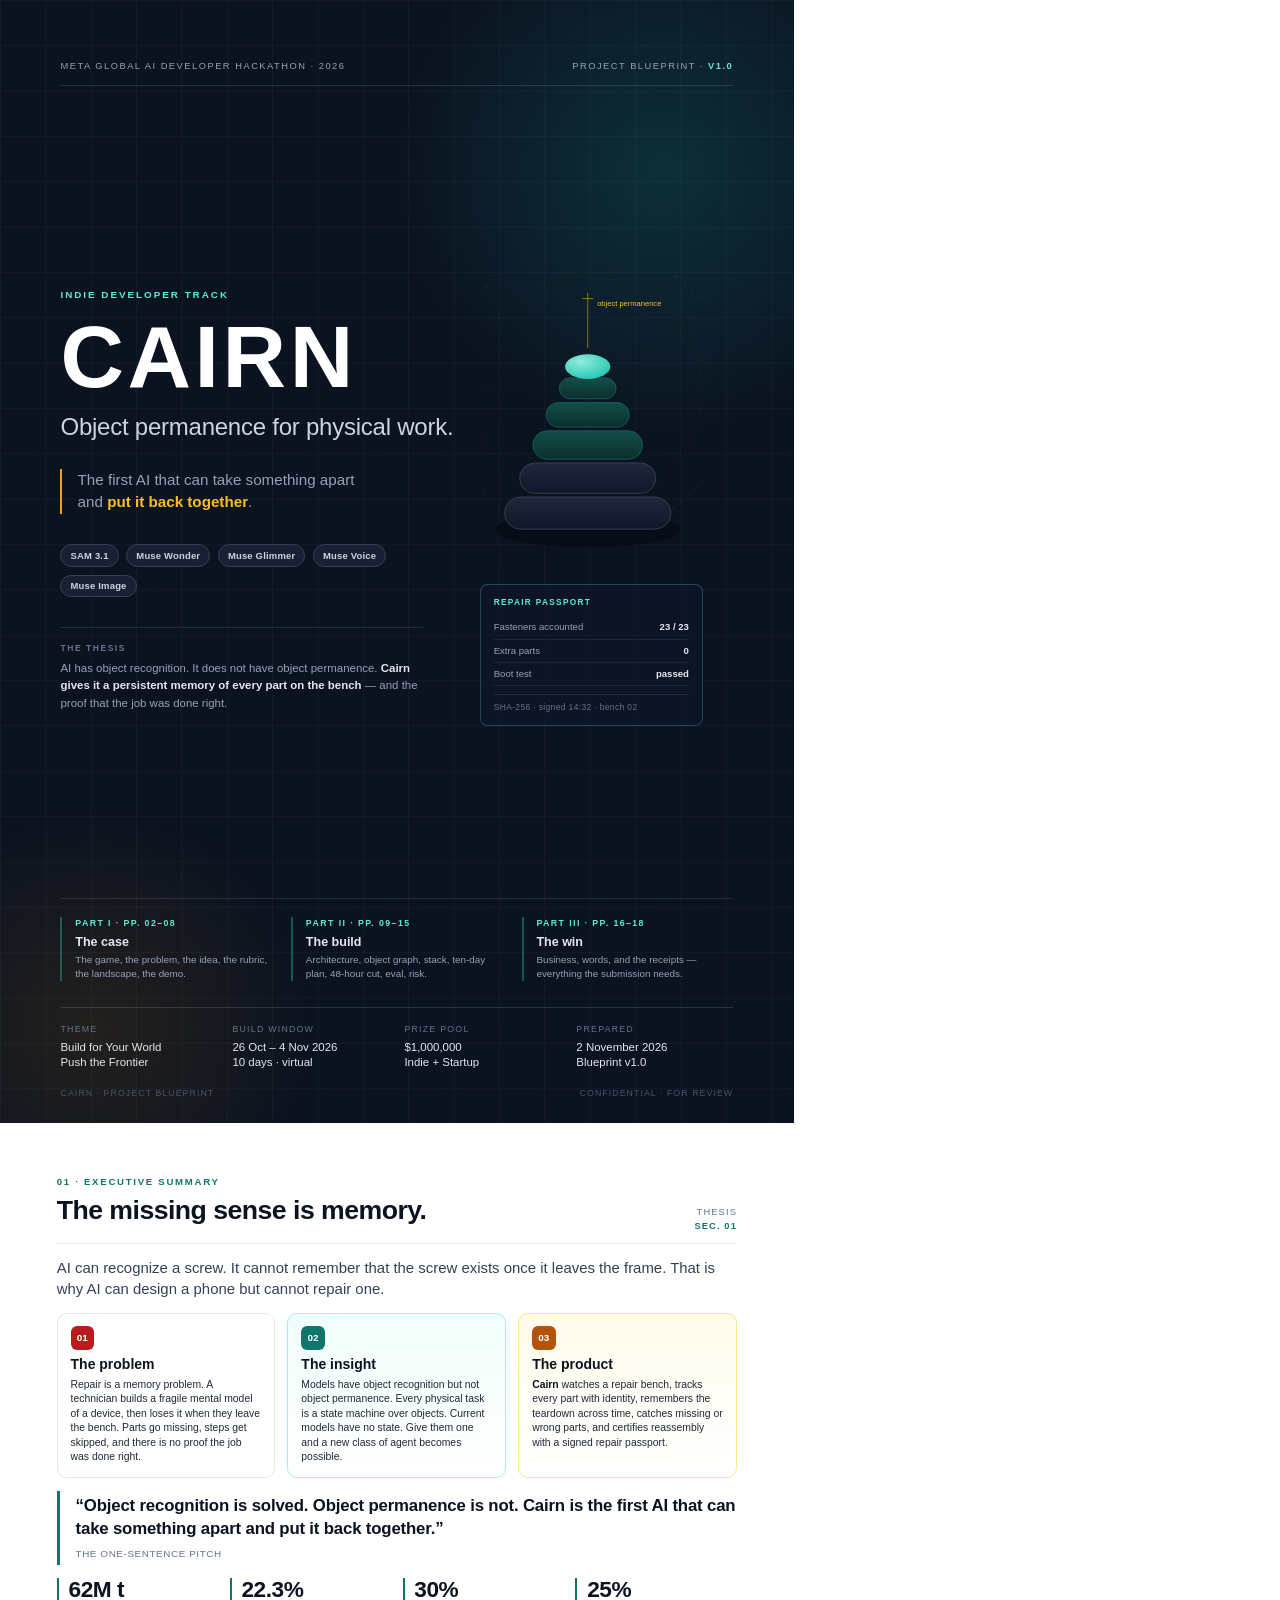
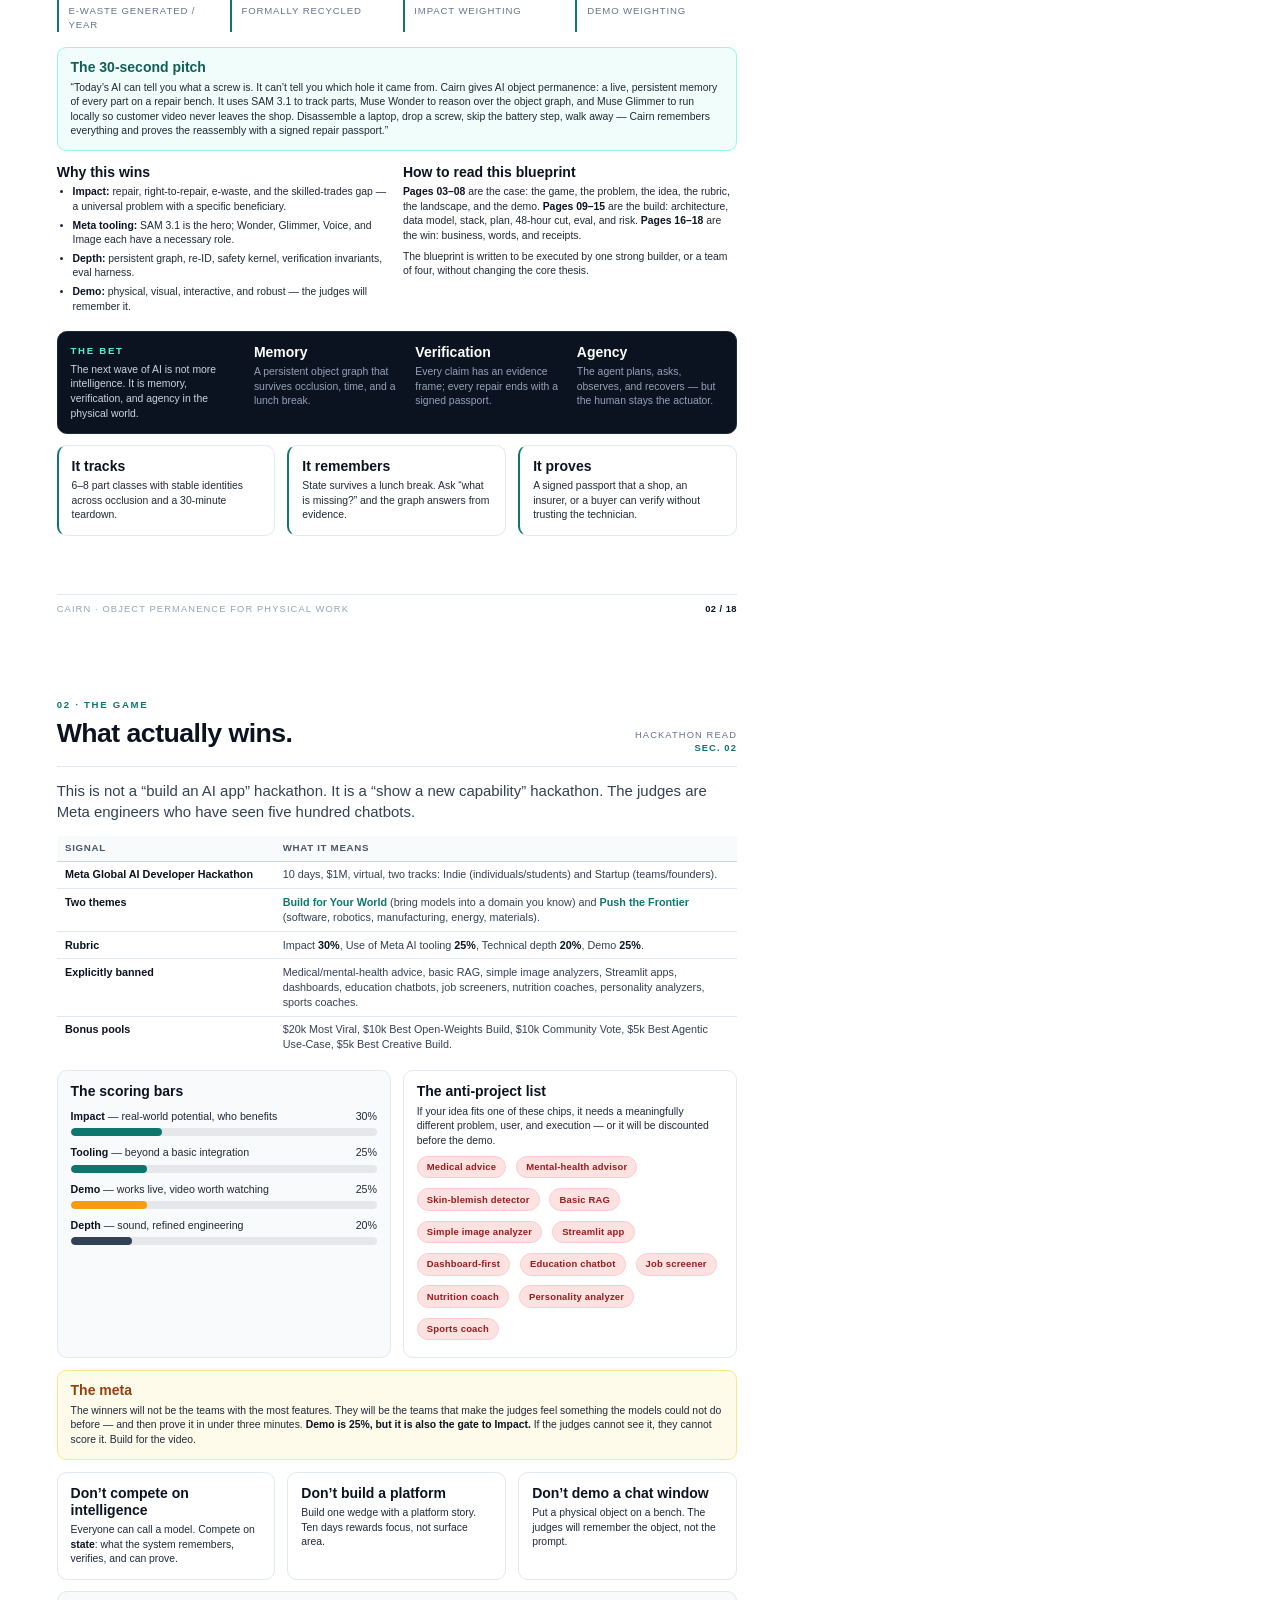
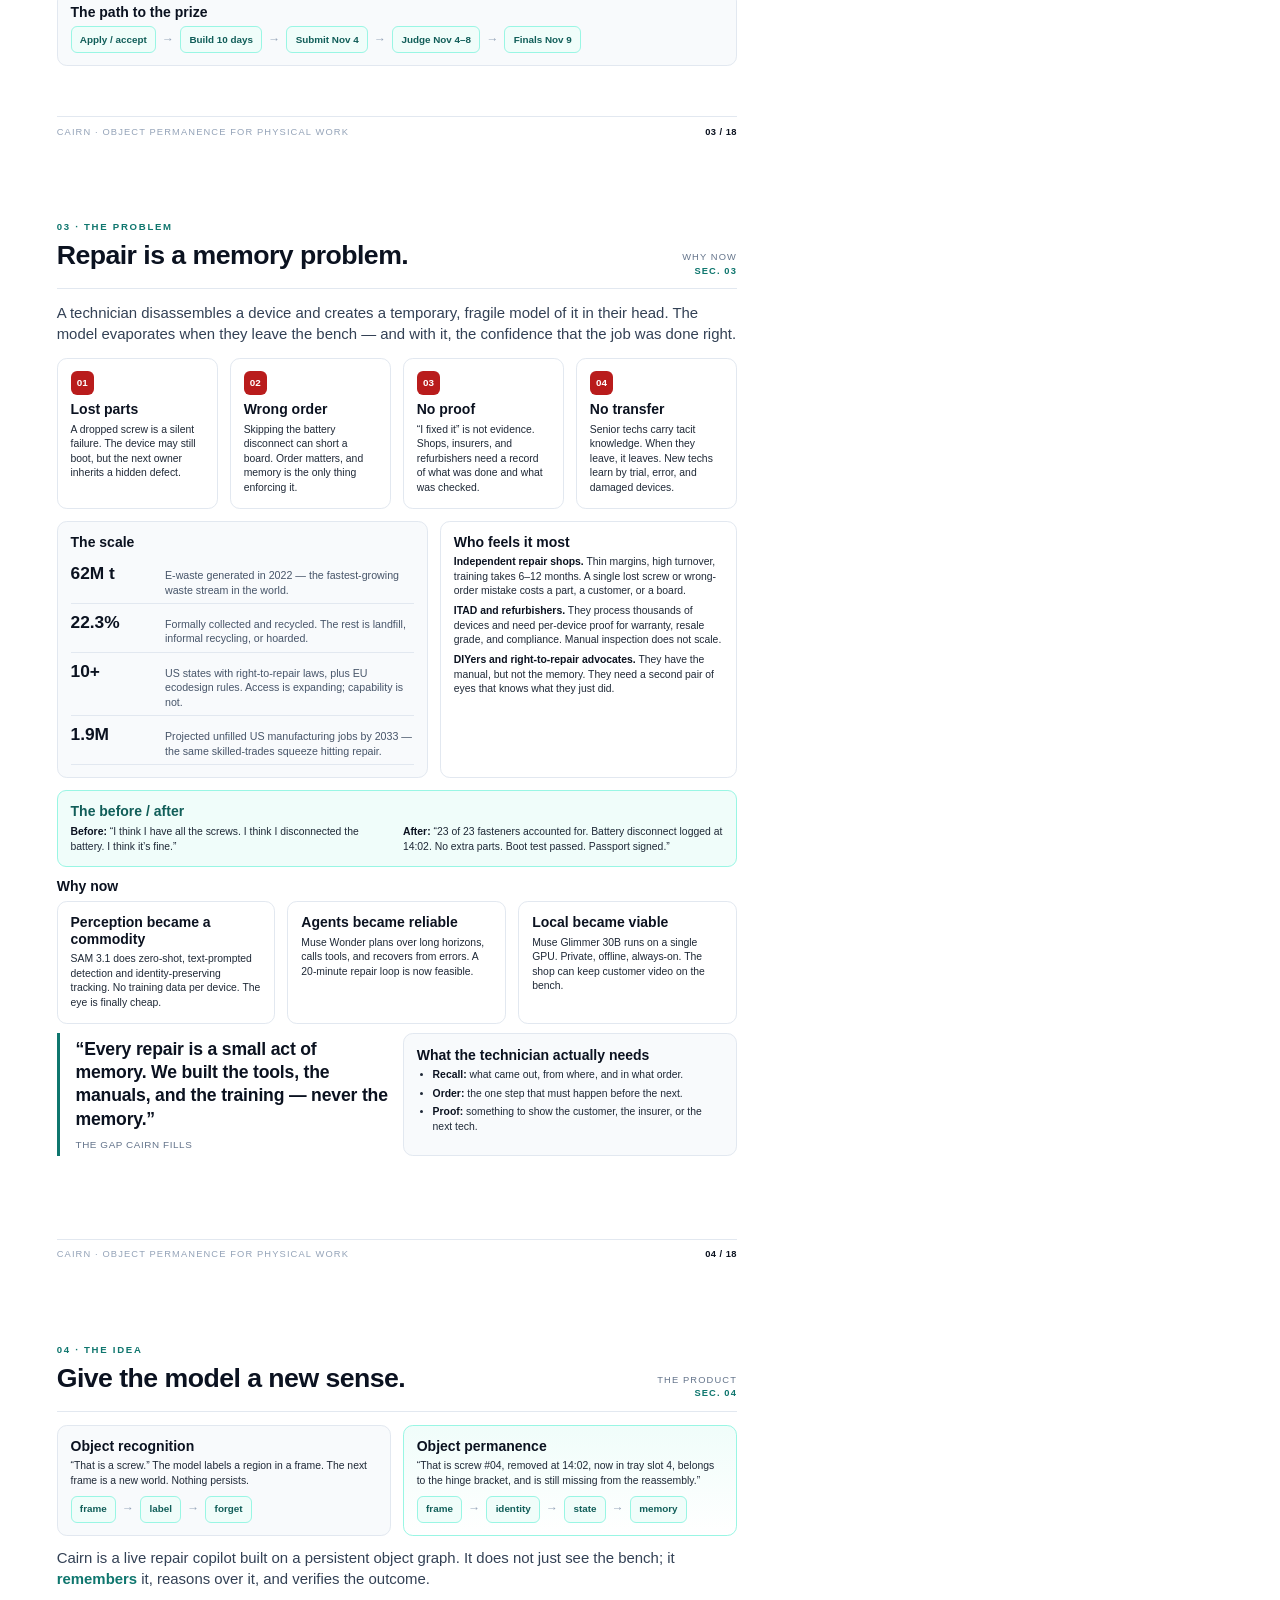
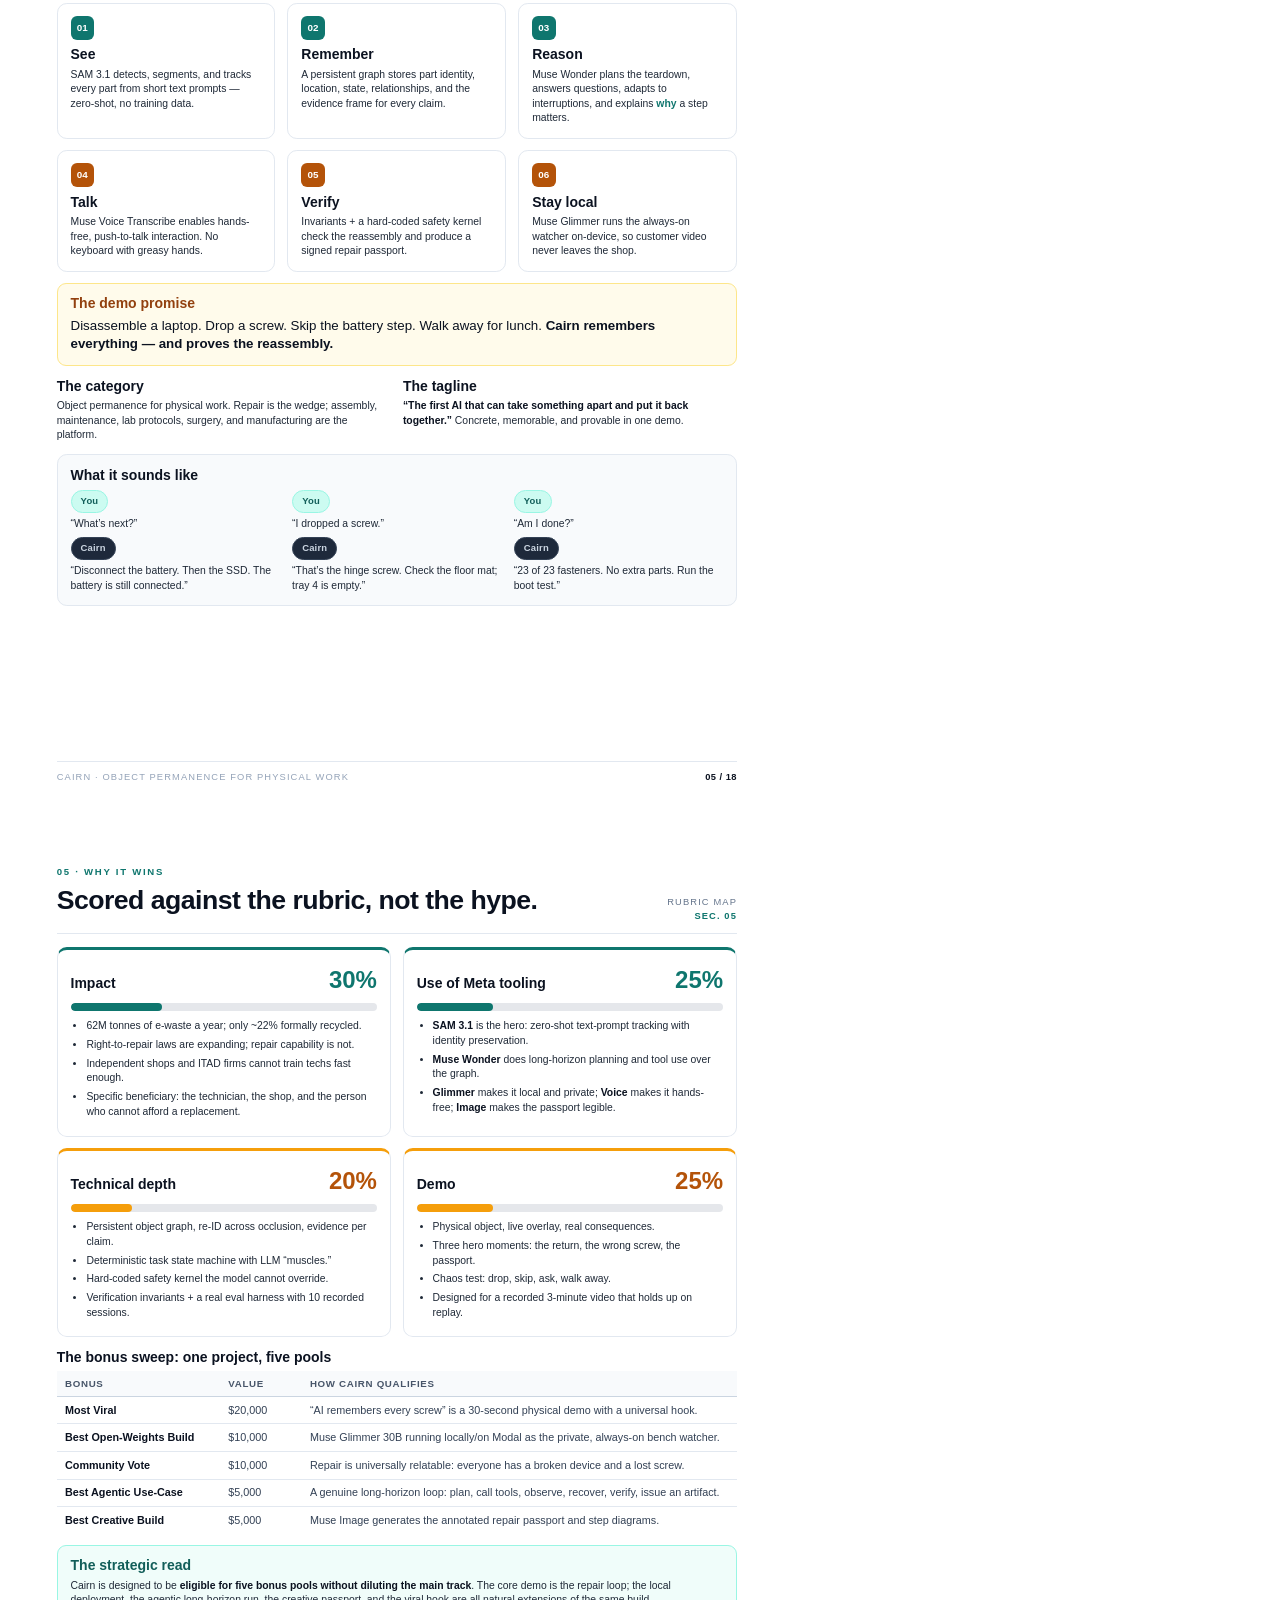
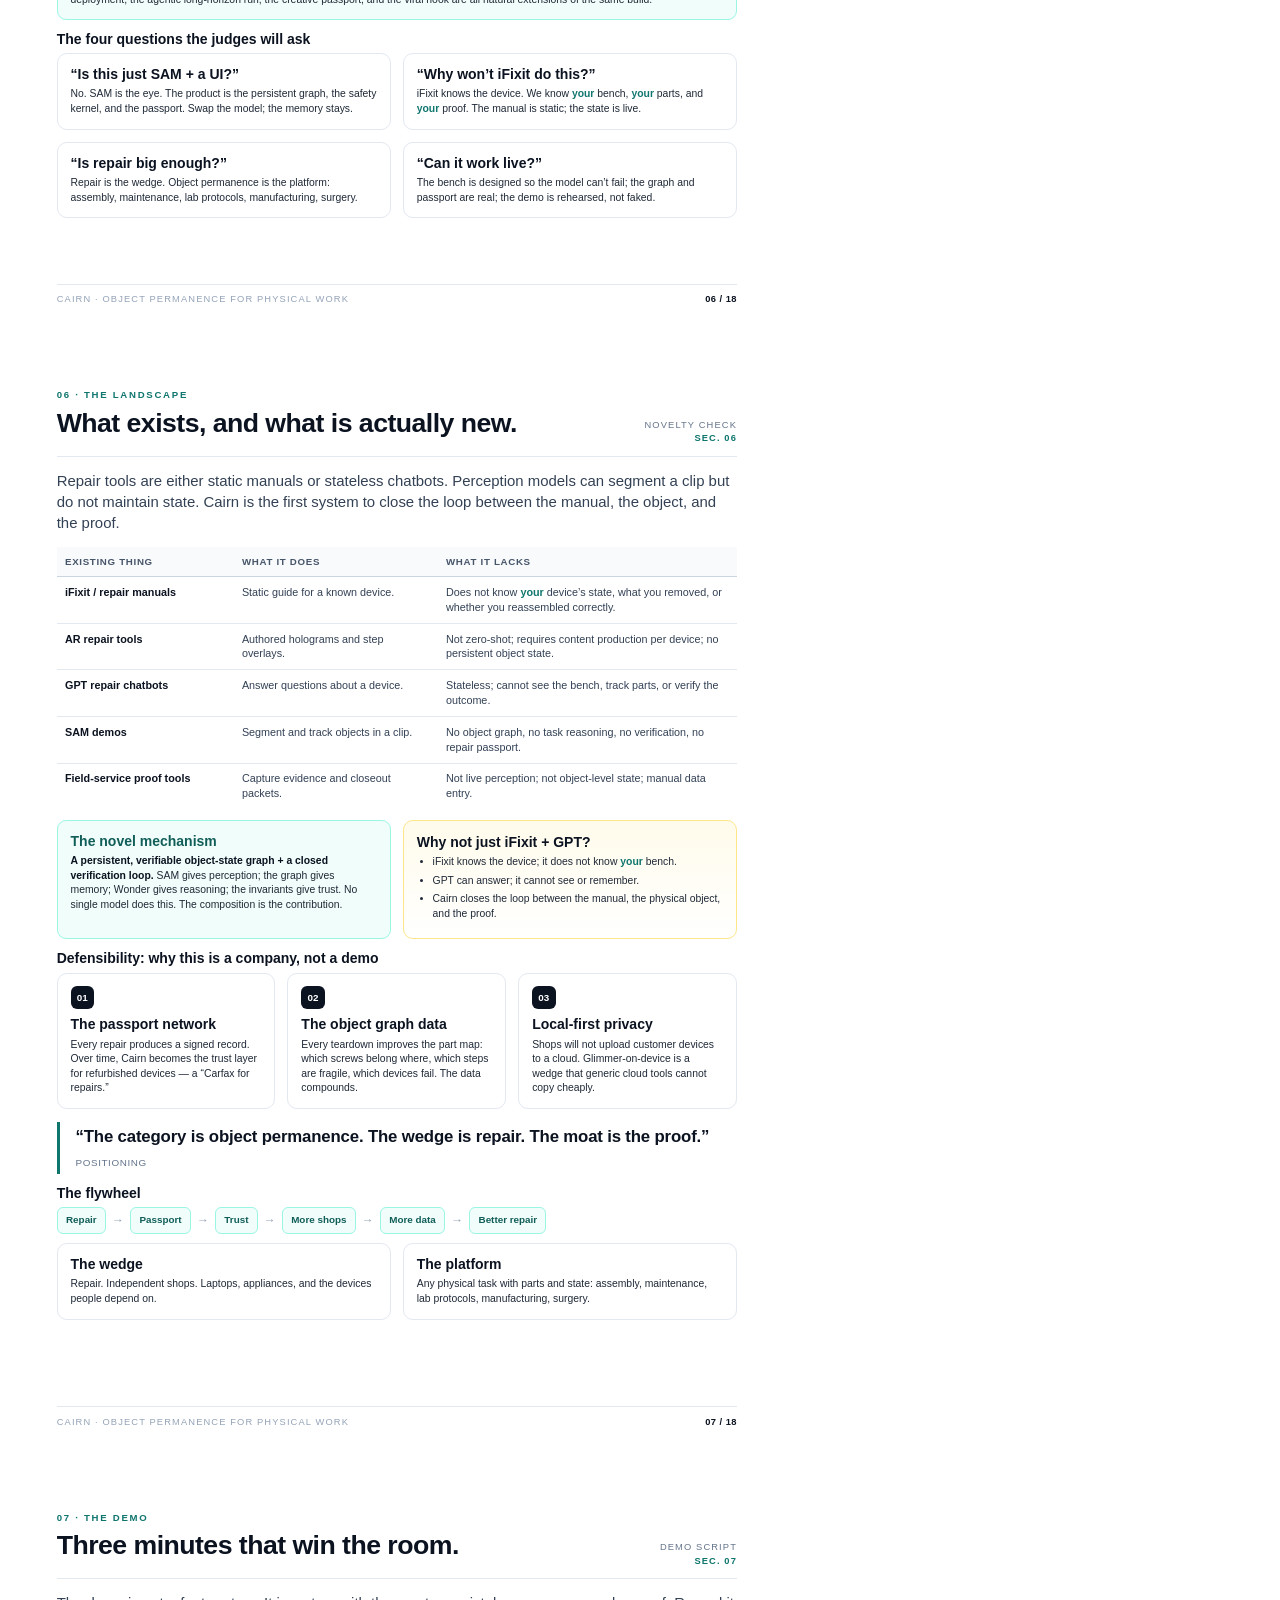
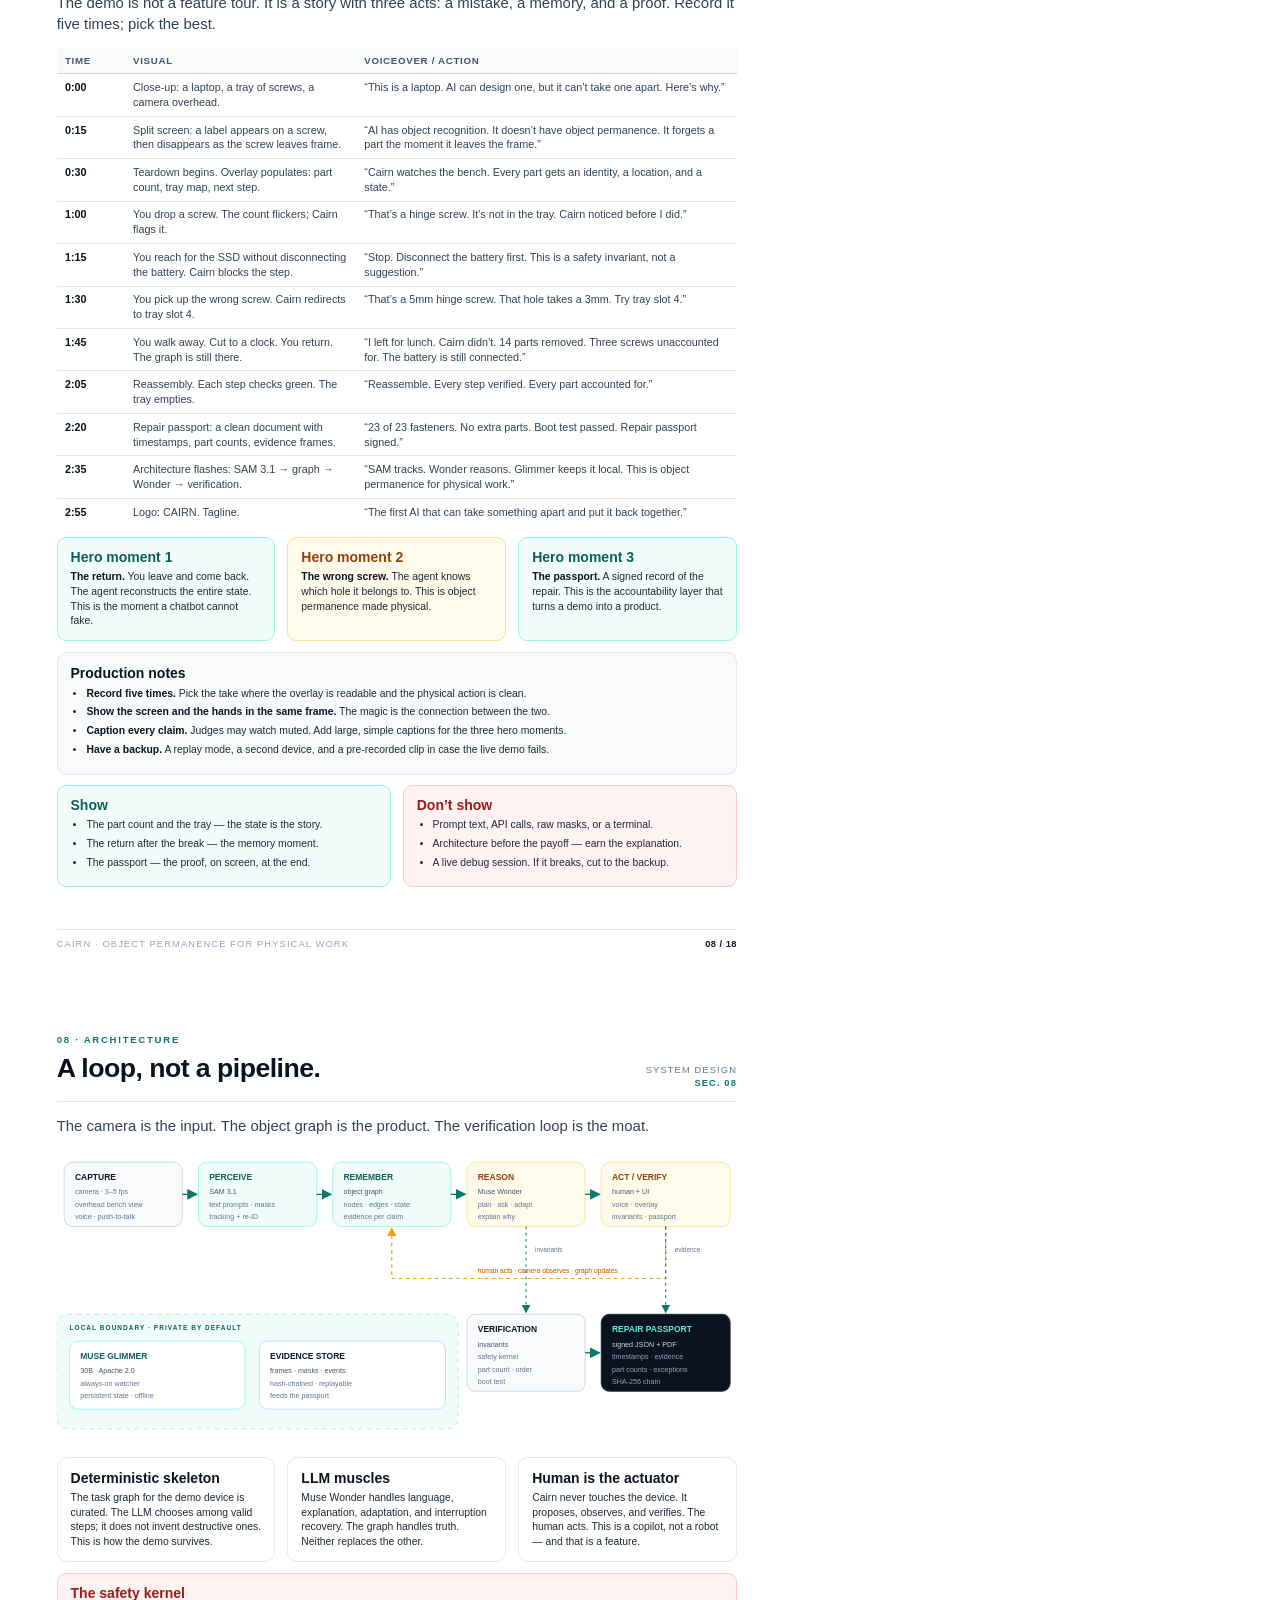
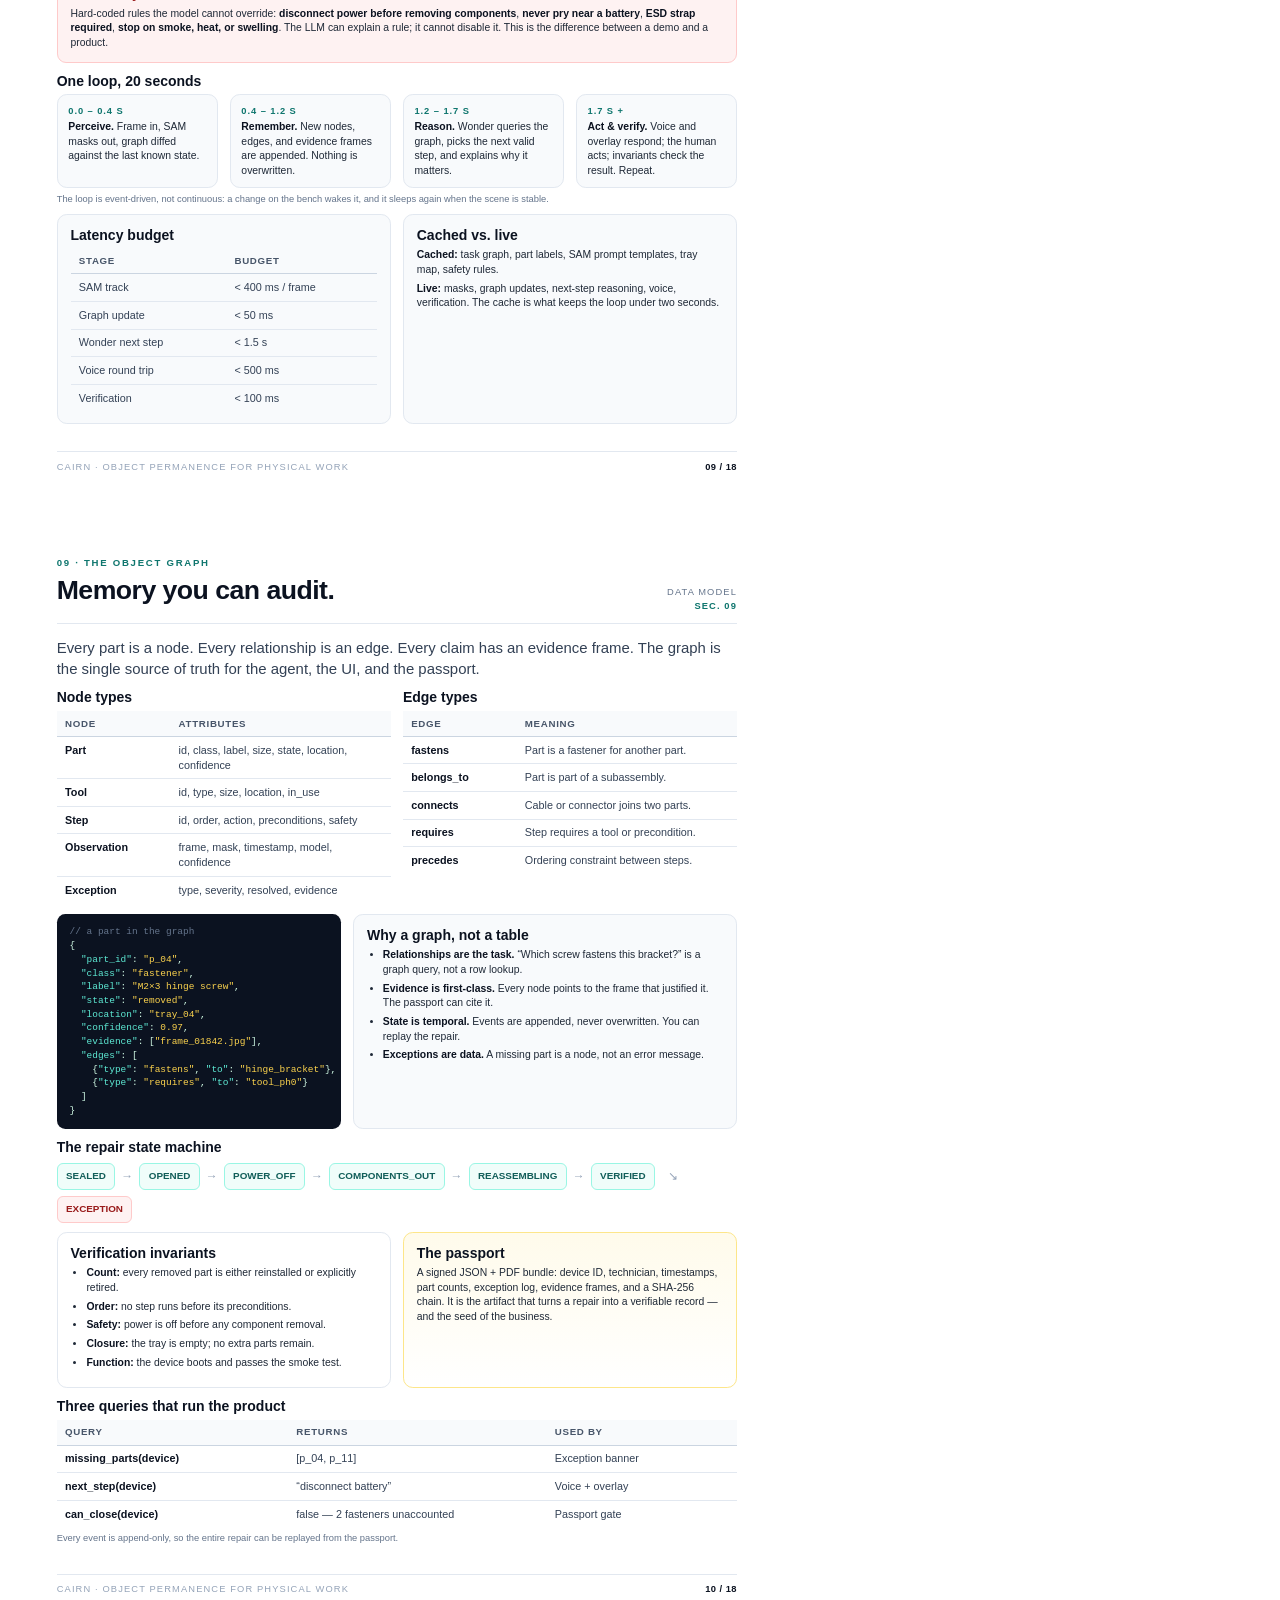
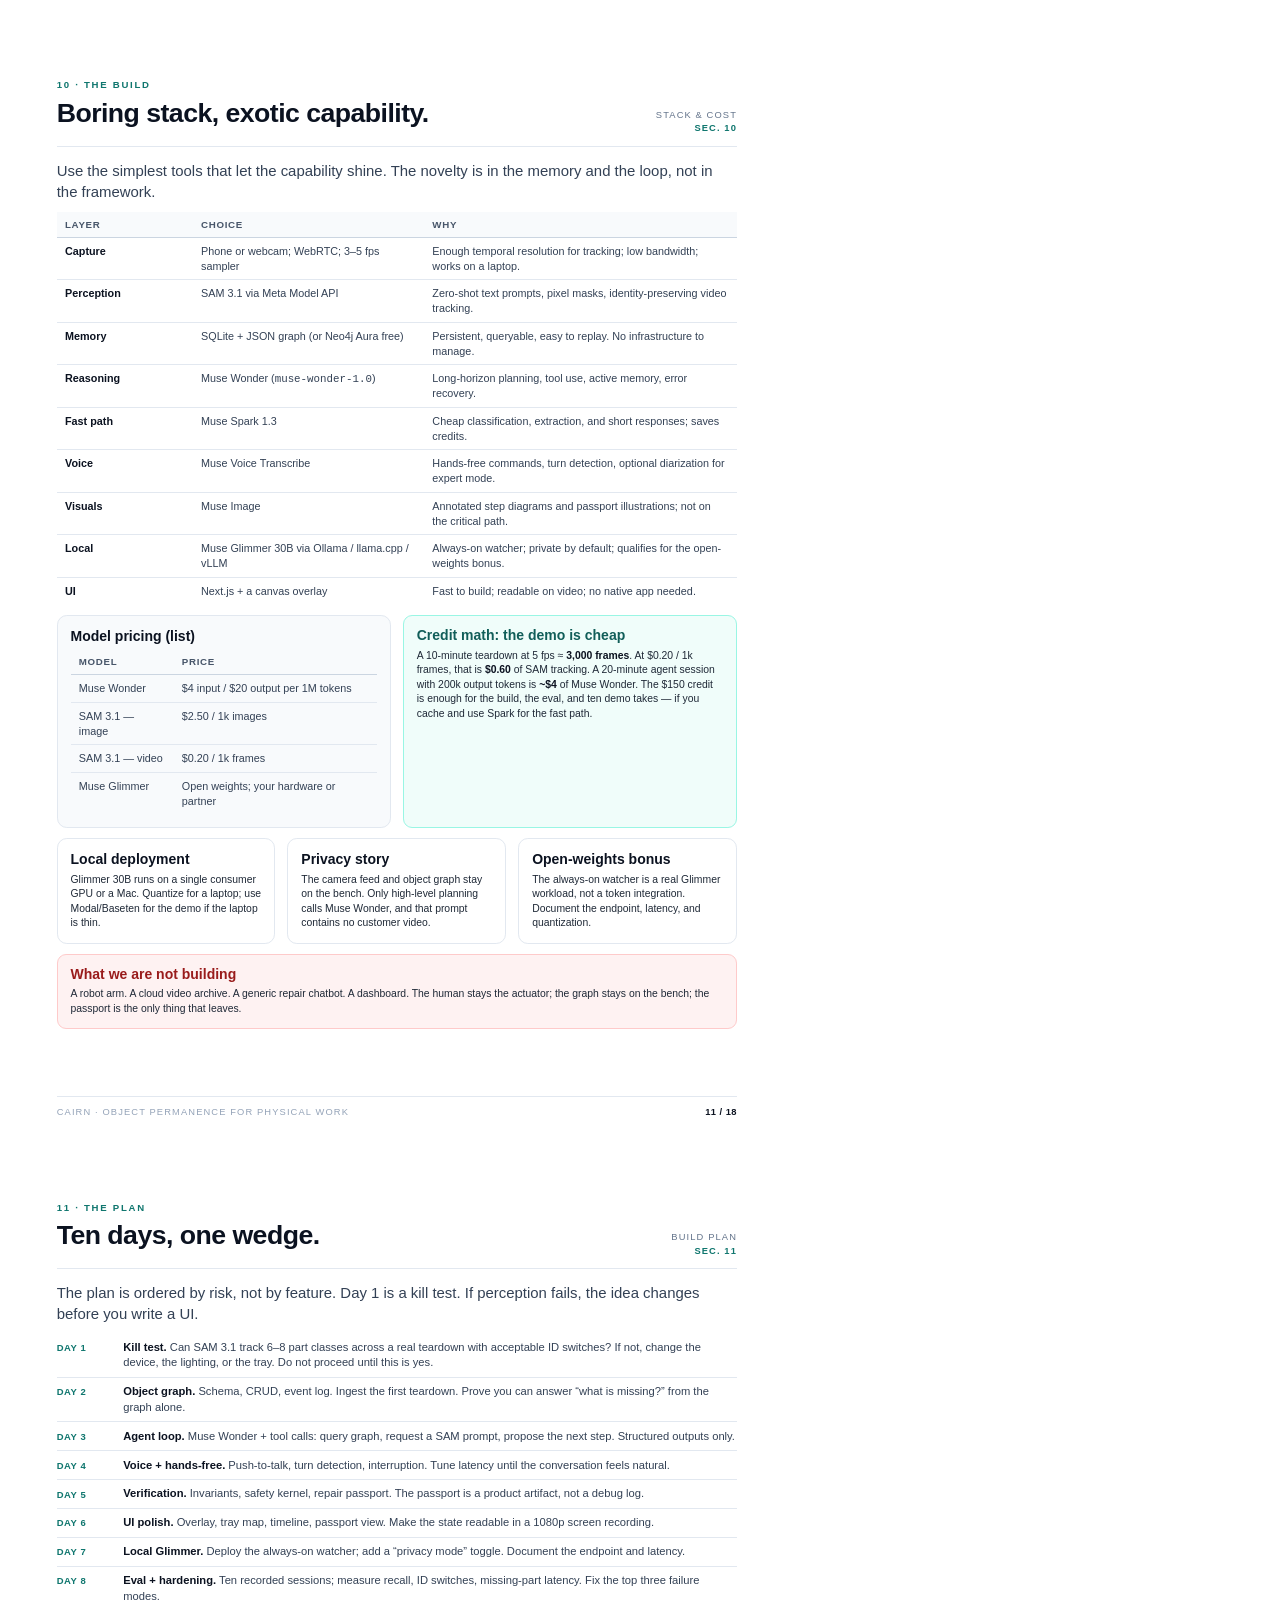
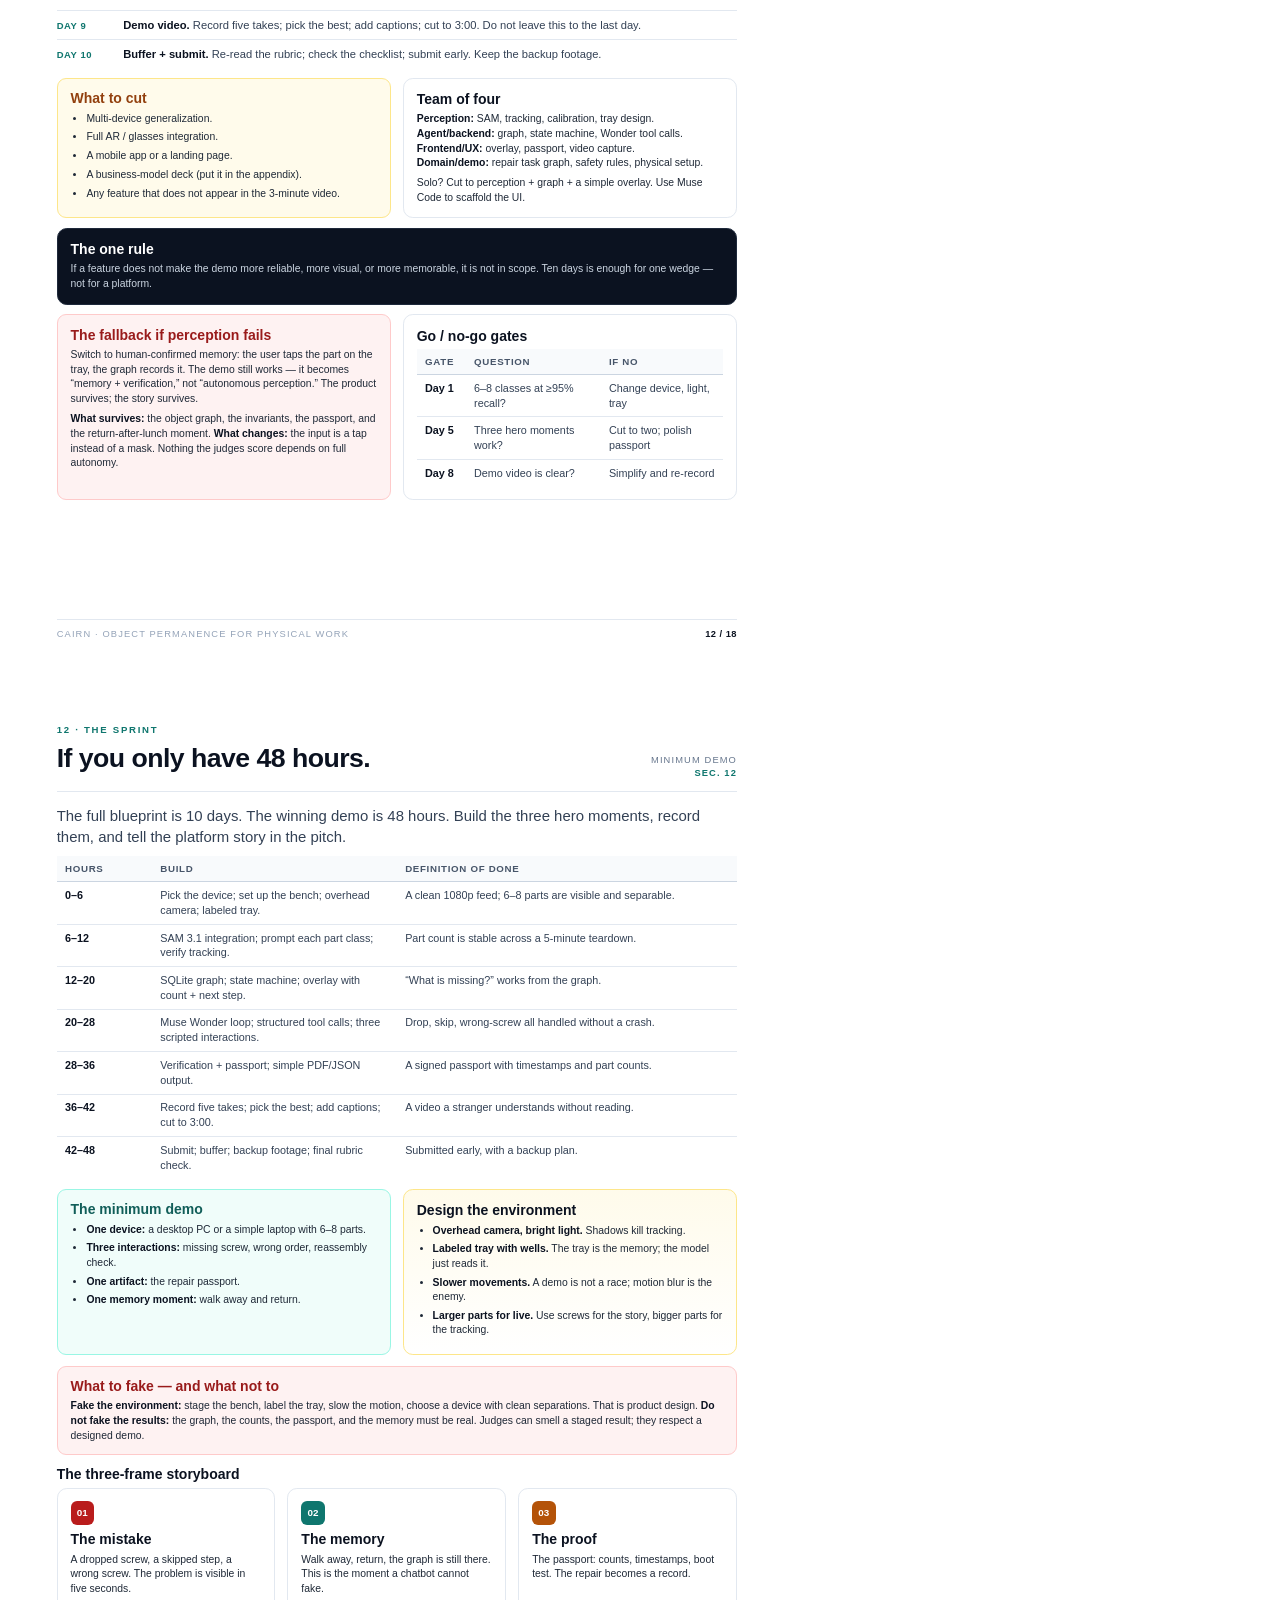
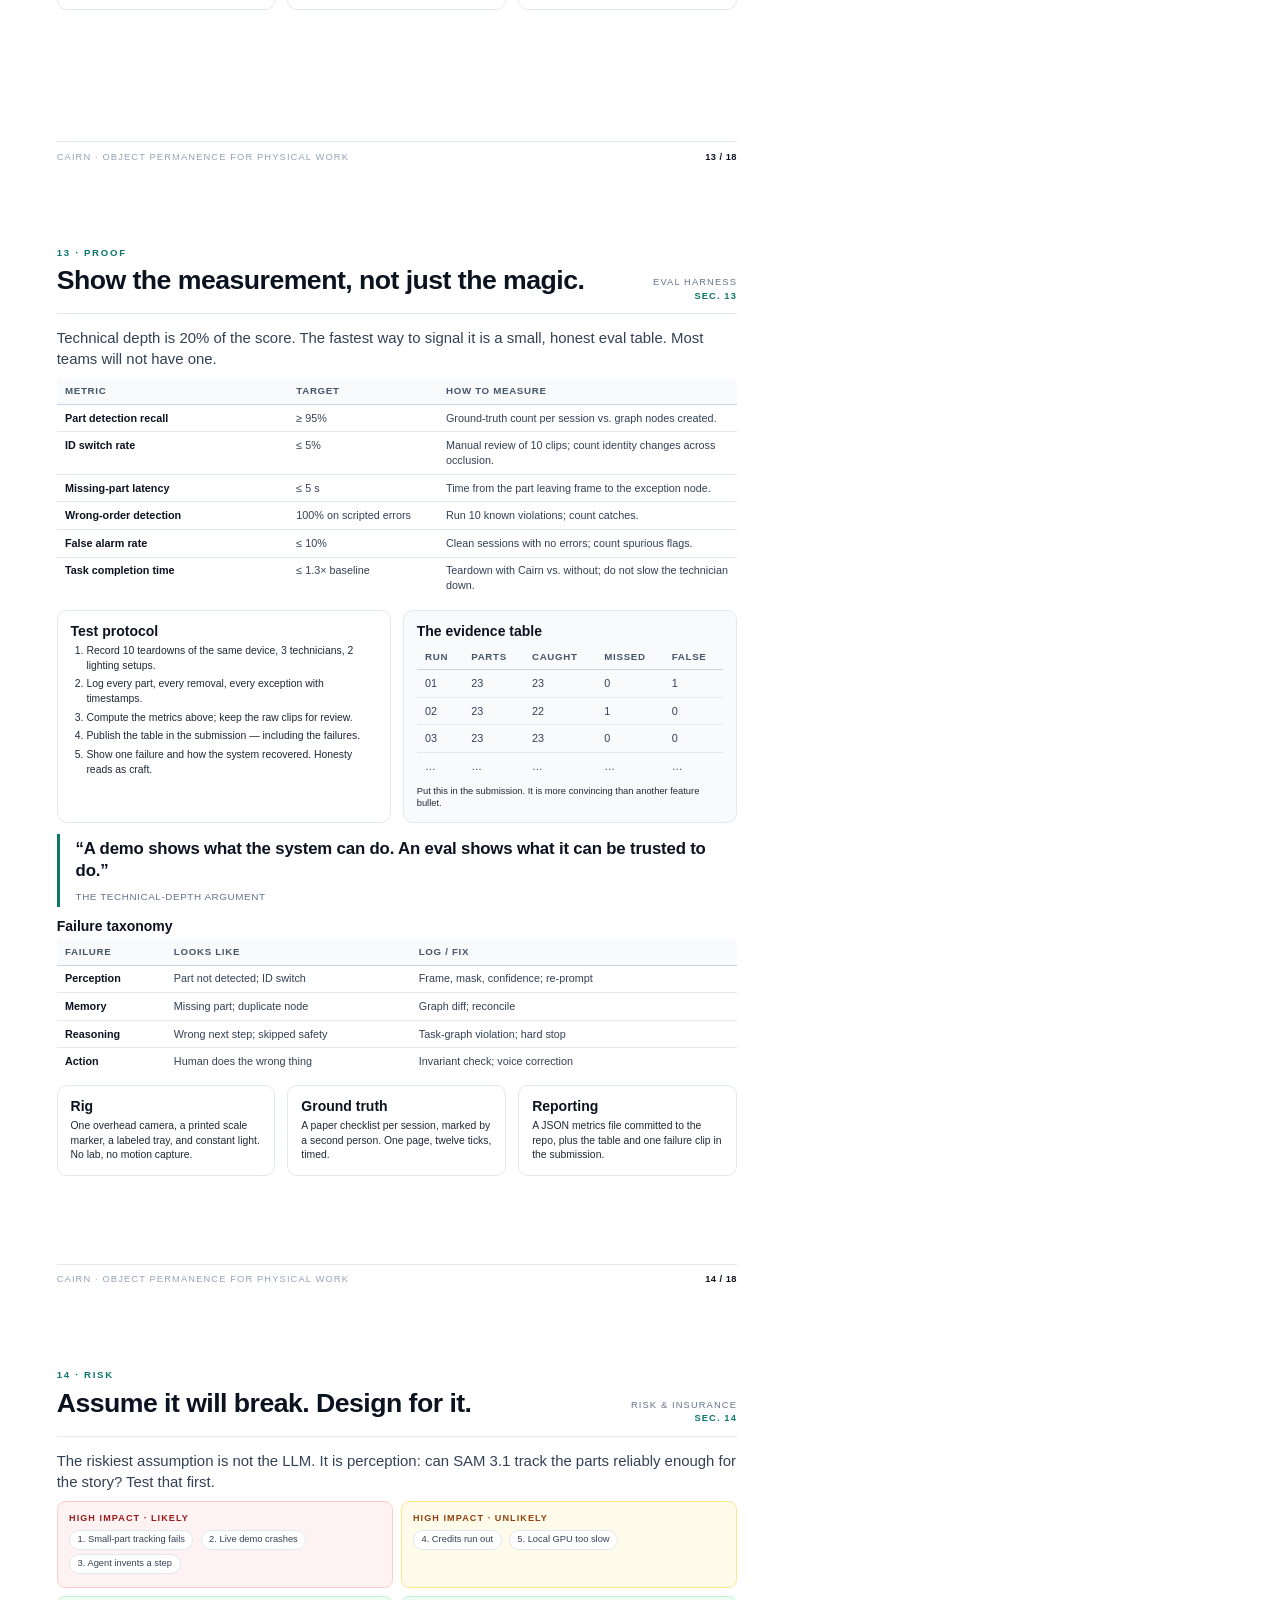
<file: docs/blueprint.html>
<!DOCTYPE html>
<html lang="en">
<head>
<meta charset="utf-8">
<title>Cairn — Project Blueprint</title>
<style>
  :root{
    --ink:#0b1220;
    --body:#1f2937;
    --muted:#64748b;
    --line:#e2e8f0;
    --soft:#f8fafc;
    --teal:#0f766e;
    --teal-2:#14b8a6;
    --teal-soft:#ccfbf1;
    --amber:#b45309;
    --amber-2:#f59e0b;
    --amber-soft:#fef3c7;
    --red:#b91c1c;
    --red-soft:#fee2e2;
    --dark:#0b1220;
    --dark-2:#111c2e;
    --slate:#334155;
    --muted-light:#94a3b8;
    --paper:#ffffff;
  }
  @page{size:A4; margin:0;}
  *{box-sizing:border-box;}
  html,body{
    margin:0; padding:0; background:#fff; color:var(--body);
    font-family:"Segoe UI","Inter","Helvetica Neue",Arial,sans-serif;
    font-size:9.1pt; line-height:1.46;
    -webkit-print-color-adjust:exact; print-color-adjust:exact;
    font-variant-numeric:tabular-nums;
  }
  h1,h2,h3,h4,p,ul,ol{margin:0;}
  ul,ol{padding-left:4.2mm;}
  li{margin:0 0 1.1mm 0;}
  a{color:var(--teal); text-decoration:none;}
  strong{color:var(--ink); font-weight:650;}
  em{font-style:normal; color:var(--teal); font-weight:600;}

  .sheet{
    width:210mm; height:297mm; padding:14mm 15mm 17mm 15mm;
    position:relative; overflow:hidden; background:var(--paper);
    page-break-after:always; break-after:page;
  }
  .sheet:last-child{page-break-after:auto; break-after:auto;}
  .foot{
    position:absolute; left:15mm; right:15mm; bottom:7.5mm;
    display:flex; justify-content:space-between; align-items:center;
    font-size:7pt; letter-spacing:.12em; text-transform:uppercase;
    color:#94a3b8; border-top:1px solid var(--line); padding-top:2.2mm;
  }
  .foot .pnum{color:var(--ink); font-weight:700; letter-spacing:.05em;}

  .kicker{
    font-size:7.2pt; letter-spacing:.18em; text-transform:uppercase;
    color:var(--teal); font-weight:750; margin-bottom:1.8mm;
  }
  .h2{font-size:20pt; line-height:1.08; letter-spacing:-.02em; color:var(--ink); font-weight:750; margin-bottom:2.2mm;}
  .h3{font-size:10.5pt; line-height:1.2; color:var(--ink); font-weight:700; margin-bottom:1.2mm;}
  .lead{font-size:11.2pt; line-height:1.42; color:#334155; margin-bottom:3.6mm;}
  .muted{color:var(--muted);}
  .small{font-size:7.8pt; line-height:1.4;}
  .tiny{font-size:7pt; line-height:1.35;}
  .rule{height:1px; background:var(--line); margin:3.2mm 0;}
  .spacer{height:3mm;}

  .grid{display:grid; gap:3.2mm;}
  .g2{grid-template-columns:1fr 1fr;}
  .g3{grid-template-columns:1fr 1fr 1fr;}
  .g4{grid-template-columns:repeat(4,1fr);}
  .g23{grid-template-columns:1.25fr 1fr;}
  .g32{grid-template-columns:1fr 1.35fr;}

  .card{
    border:1px solid var(--line); border-radius:2.6mm;
    padding:3.2mm 3.4mm; background:#fff; break-inside:avoid;
  }
  .card.soft{background:var(--soft);}
  .card.teal{background:linear-gradient(180deg,#f0fdfa 0%,#ffffff 100%); border-color:#99f6e4;}
  .card.amber{background:linear-gradient(180deg,#fffbeb 0%,#ffffff 100%); border-color:#fde68a;}
  .card.dark{background:var(--dark); border-color:#1e293b; color:#cbd5e1;}
  .card.dark .h3{color:#fff;}
  .card p:last-child{margin-bottom:0;}

  .num{
    display:inline-flex; align-items:center; justify-content:center;
    width:6.2mm; height:6.2mm; border-radius:1.6mm;
    background:var(--ink); color:#fff; font-size:7.4pt; font-weight:750;
    margin-bottom:1.8mm;
  }
  .num.teal{background:var(--teal);}
  .num.amber{background:var(--amber);}
  .num.red{background:var(--red);}

  .pill{
    display:inline-block; padding:.9mm 2.4mm; border-radius:99px;
    font-size:7.1pt; font-weight:650; letter-spacing:.02em;
    background:var(--soft); border:1px solid var(--line); color:#475569;
    margin:0 1.2mm 1.2mm 0;
  }
  .pill.teal{background:var(--teal-soft); border-color:#99f6e4; color:#115e59;}
  .pill.amber{background:var(--amber-soft); border-color:#fde68a; color:#92400e;}
  .pill.red{background:var(--red-soft); border-color:#fecaca; color:#991b1b;}
  .pill.dark{background:#1e293b; border-color:#334155; color:#cbd5e1;}

  .table{width:100%; border-collapse:collapse; font-size:8.1pt; line-height:1.38;}
  .table th{
    text-align:left; font-weight:700; color:#475569; font-size:7.3pt;
    letter-spacing:.07em; text-transform:uppercase;
    background:var(--soft); border-bottom:1px solid #cbd5e1;
    padding:2.1mm 2.2mm; vertical-align:bottom;
  }
  .table td{
    padding:2.1mm 2.2mm; border-bottom:1px solid var(--line);
    vertical-align:top; color:#334155;
  }
  .table tr:last-child td{border-bottom:none;}
  .table td strong{color:var(--ink);}
  .table.compact td{padding:1.55mm 2.2mm;}
  .table.compact th{padding:1.55mm 2.2mm;}

  .bar{height:2.1mm; background:#e5e7eb; border-radius:99px; overflow:hidden;}
  .bar > i{display:block; height:100%; border-radius:99px; background:var(--teal);}
  .bar.amber > i{background:var(--amber-2);}
  .bar.dark > i{background:var(--slate);}

  .kpi{display:flex; gap:3mm;}
  .kpi .item{flex:1; border-left:2px solid var(--teal); padding-left:2.6mm;}
  .kpi .big{font-size:17pt; line-height:1; font-weight:750; color:var(--ink); letter-spacing:-.02em;}
  .kpi .lbl{font-size:7.2pt; color:var(--muted); text-transform:uppercase; letter-spacing:.09em; margin-top:.9mm;}

  .quote{
    border-left:3px solid var(--teal); padding:1.2mm 0 1.2mm 4.2mm;
    font-size:12.6pt; line-height:1.32; color:var(--ink); font-weight:600;
    letter-spacing:-.01em;
  }
  .quote .who{display:block; font-size:7.4pt; color:var(--muted); font-weight:500; letter-spacing:.06em; text-transform:uppercase; margin-top:2mm;}

  .callout{
    border:1px solid #99f6e4; background:#f0fdfa; border-radius:2.4mm;
    padding:3mm 3.4mm;
  }
  .callout.amber{border-color:#fde68a; background:#fffbeb;}
  .callout.red{border-color:#fecaca; background:#fef2f2;}
  .callout .h3{color:#115e59;}
  .callout.amber .h3{color:#92400e;}
  .callout.red .h3{color:#991b1b;}

  .code{
    background:#0b1220; color:#d1fae5; border-radius:2.2mm;
    padding:3mm 3.4mm; font-family:"Cascadia Mono","Consolas",monospace;
    font-size:7.1pt; line-height:1.45; white-space:pre; overflow:hidden;
  }
  .code .k{color:#5eead4;}
  .code .s{color:#fcd34d;}
  .code .c{color:#64748b;}

  .timeline{display:flex; flex-direction:column; gap:0;}
  .tl{display:grid; grid-template-columns:15mm 1fr; gap:2.6mm; padding:1.65mm 0; border-bottom:1px solid var(--line);}
  .tl:last-child{border-bottom:none;}
  .tl .day{
    font-size:7.1pt; font-weight:750; color:var(--teal); letter-spacing:.06em;
    text-transform:uppercase; padding-top:.3mm;
  }
  .tl .what{font-size:8.4pt; line-height:1.38; color:#334155;}
  .tl .what b{color:var(--ink);}

  .matrix{display:grid; grid-template-columns:1fr 1fr; gap:2mm;}
  .mcell{border-radius:2.2mm; padding:2.6mm 3mm; min-height:22mm; border:1px solid var(--line);}
  .mcell .lab{font-size:6.8pt; letter-spacing:.12em; text-transform:uppercase; font-weight:750; margin-bottom:1.2mm;}
  .mcell.hi{background:#fef2f2; border-color:#fecaca;}
  .mcell.med{background:#fffbeb; border-color:#fde68a;}
  .mcell.low{background:#f0fdf4; border-color:#bbf7d0;}
  .mcell .chip{display:inline-block; font-size:7pt; background:#fff; border:1px solid #e2e8f0; border-radius:99px; padding:.6mm 2mm; margin:0 1mm 1mm 0; color:#334155;}

  .check{display:flex; gap:2mm; align-items:flex-start; margin-bottom:1.6mm;}
  .check .box{width:3.4mm; height:3.4mm; border:1.2px solid #94a3b8; border-radius:.6mm; flex:0 0 auto; margin-top:.35mm;}
  .check .txt{font-size:8.2pt; line-height:1.35; color:#334155;}

  .cover{
    background:var(--dark); color:#e2e8f0; padding:0; overflow:hidden;
  }
  .cover .gridbg{
    position:absolute; inset:0;
    background-image:linear-gradient(rgba(148,163,184,.055) 1px, transparent 1px),linear-gradient(90deg, rgba(148,163,184,.055) 1px, transparent 1px);
    background-size:12mm 12mm;
  }
  .cover .glow{
    position:absolute; width:150mm; height:150mm; right:-40mm; top:-30mm;
    background:radial-gradient(circle, rgba(20,184,166,.18) 0%, rgba(11,18,32,0) 68%);
  }
  .cover .glow2{
    position:absolute; width:120mm; height:120mm; left:-35mm; bottom:-35mm;
    background:radial-gradient(circle, rgba(245,158,11,.10) 0%, rgba(11,18,32,0) 70%);
  }
  .cover-inner{position:relative; z-index:2; padding:16mm 16mm 14mm 16mm; height:100%; display:flex; flex-direction:column;}
  .cover-top{display:flex; justify-content:space-between; align-items:center; border-bottom:1px solid rgba(148,163,184,.22); padding-bottom:3mm;}
  .cover-top span{font-size:7pt; letter-spacing:.16em; text-transform:uppercase; color:#94a3b8;}
  .cover-top span b{color:#5eead4; font-weight:700;}
  .cover-main{display:grid; grid-template-columns:1.12fr .88fr; gap:7mm; align-items:center; flex:1; padding-top:4mm;}
  .cover-index{display:grid; grid-template-columns:repeat(3,1fr); gap:5mm; margin-top:0; margin-bottom:7mm; border-top:1px solid rgba(148,163,184,.18); padding-top:4.6mm;}
  .cover-index .item{border-left:2px solid rgba(45,212,191,.35); padding-left:3.4mm;}
  .cover-index .n{font-size:6.6pt; letter-spacing:.16em; color:#5eead4; font-weight:700; text-transform:uppercase;}
  .cover-index .t{font-size:9.4pt; color:#e2e8f0; font-weight:650; margin:.8mm 0 .6mm 0;}
  .cover-index .d{font-size:7.4pt; line-height:1.4; color:#94a3b8;}
  .cover-kicker{font-size:7.4pt; letter-spacing:.2em; text-transform:uppercase; color:#5eead4; font-weight:700; margin-bottom:4mm;}
  .cover-title{font-size:66pt; line-height:.92; letter-spacing:.04em; color:#fff; font-weight:750; margin:0 0 4mm 0;}
  .cover-sub{font-size:18pt; line-height:1.2; color:#cbd5e1; letter-spacing:-.01em; margin-bottom:7mm; font-weight:400; white-space:nowrap;}
  .cover-line{font-size:11.4pt; line-height:1.5; color:#94a3b8; border-left:2px solid #f59e0b; padding-left:4mm; margin-bottom:8mm;}
  .cover-line b{color:#fbbf24; font-weight:650;}
  .cover-tags{display:flex; flex-wrap:wrap; gap:2mm;}
  .cover-tags .pill{background:rgba(30,41,59,.7); border-color:#334155; color:#cbd5e1; margin:0;}
  .cover-thesis{margin-top:8mm; padding-top:3.6mm; border-top:1px solid rgba(148,163,184,.18); max-width:96mm;}
  .cover-thesis .lbl{font-size:6.4pt; letter-spacing:.18em; text-transform:uppercase; color:#64748b; margin-bottom:1.4mm; font-weight:700;}
  .cover-thesis p{font-size:8.6pt; line-height:1.52; color:#94a3b8;}
  .cover-thesis b{color:#e2e8f0; font-weight:650;}
  .cover-bottom{display:grid; grid-template-columns:repeat(4,1fr); gap:4mm; border-top:1px solid rgba(148,163,184,.22); padding-top:4mm;}
  .cover-bottom .lbl{font-size:6.6pt; letter-spacing:.14em; text-transform:uppercase; color:#64748b; margin-bottom:1mm;}
  .cover-bottom .val{font-size:8.6pt; color:#e2e8f0; line-height:1.3;}
  .cover-art{width:100%;}
  .cover-passport{margin-top:5mm; border:1px solid rgba(94,234,212,.26); background:rgba(15,23,42,.55); border-radius:2mm; padding:3mm 3.4mm 2.8mm 3.4mm;}
  .cover-passport .lbl{font-size:6.2pt; letter-spacing:.16em; text-transform:uppercase; color:#5eead4; font-weight:700; margin-bottom:2mm;}
  .cover-passport .row{display:flex; justify-content:space-between; gap:4mm; font-size:7.2pt; color:#94a3b8; padding:1.1mm 0; border-bottom:1px solid rgba(148,163,184,.12);}
  .cover-passport .row:last-of-type{border-bottom:none;}
  .cover-passport .row b{color:#e2e8f0; font-weight:650; font-variant-numeric:tabular-nums;}
  .cover-passport .sig{margin-top:2mm; padding-top:1.8mm; border-top:1px solid rgba(148,163,184,.16); font-size:6.4pt; color:#64748b; letter-spacing:.04em;}
  .cover-foot{position:absolute; left:16mm; right:16mm; bottom:6mm; display:flex; justify-content:space-between; font-size:6.6pt; letter-spacing:.12em; text-transform:uppercase; color:#475569;}

  .split{display:grid; grid-template-columns:1fr 1fr; gap:4mm; align-items:start;}
  .statline{display:flex; gap:3mm; align-items:baseline; border-bottom:1px solid var(--line); padding:1.6mm 0;}
  .statline .n{font-size:13pt; font-weight:750; color:var(--ink); width:22mm; flex:0 0 auto;}
  .statline .d{font-size:8pt; color:#475569; line-height:1.35;}

  .flow{display:flex; align-items:center; gap:1.6mm; flex-wrap:wrap;}
  .flow .step{
    font-size:7.4pt; font-weight:700; color:#115e59; background:#f0fdfa;
    border:1px solid #99f6e4; border-radius:1.6mm; padding:1.4mm 2.2mm;
  }
  .flow .arr{color:#94a3b8; font-size:9pt;}

  .tagrow{display:flex; flex-wrap:wrap; gap:1.4mm;}

  .page-title-row{display:flex; justify-content:space-between; align-items:flex-end; border-bottom:1px solid var(--line); padding-bottom:2.6mm; margin-bottom:3.4mm;}
  .page-title-row .right{font-size:7pt; color:var(--muted); text-transform:uppercase; letter-spacing:.12em; text-align:right;}

  .arch-note{font-size:7.2pt; color:var(--muted); line-height:1.4;}

  .source{font-size:7pt; color:#64748b; line-height:1.45;}
  .source b{color:#334155;}
</style>
</head>
<body>

<!-- ============================ 01 COVER ============================ -->
<section class="sheet cover">
  <div class="gridbg"></div>
  <div class="glow"></div>
  <div class="glow2"></div>
  <div class="cover-inner">
    <div class="cover-top">
      <span>Meta Global AI Developer Hackathon · 2026</span>
      <span>Project Blueprint · <b>v1.0</b></span>
    </div>

    <div class="cover-main">
      <div>
        <div class="cover-kicker">Indie Developer Track</div>
        <h1 class="cover-title">CAIRN</h1>
        <div class="cover-sub">Object permanence for physical work.</div>
        <div class="cover-line">The first AI that can take something apart<br>and <b>put it back together</b>.</div>
        <div class="cover-tags">
          <span class="pill">SAM 3.1</span>
          <span class="pill">Muse Wonder</span>
          <span class="pill">Muse Glimmer</span>
          <span class="pill">Muse Voice</span>
          <span class="pill">Muse Image</span>
        </div>
        <div class="cover-thesis">
          <div class="lbl">The thesis</div>
          <p>AI has object recognition. It does not have object permanence. <b>Cairn gives it a persistent memory of every part on the bench</b> — and the proof that the job was done right.</p>
        </div>
      </div>

      <div>
        <svg class="cover-art" viewBox="66 106 236 302" xmlns="http://www.w3.org/2000/svg">
          <defs>
            <linearGradient id="stoneA" x1="0" y1="0" x2="0" y2="1">
              <stop offset="0" stop-color="#1e293b"/><stop offset="1" stop-color="#0f172a"/>
            </linearGradient>
            <linearGradient id="stoneB" x1="0" y1="0" x2="0" y2="1">
              <stop offset="0" stop-color="#134e4a"/><stop offset="1" stop-color="#0b2f2b"/>
            </linearGradient>
            <radialGradient id="topStone" cx="35%" cy="30%" r="70%">
              <stop offset="0" stop-color="#99f6e4"/><stop offset="1" stop-color="#2dd4bf"/>
            </radialGradient>
          </defs>

          <circle cx="180" cy="230" r="154" fill="none" stroke="#2dd4bf" stroke-opacity=".16" stroke-dasharray="3 8"/>
          <circle cx="180" cy="230" r="121" fill="none" stroke="#f59e0b" stroke-opacity=".12" stroke-dasharray="2 9"/>
          <line x1="180" y1="54" x2="180" y2="410" stroke="#2dd4bf" stroke-opacity=".10" stroke-dasharray="2 6"/>
          <line x1="24" y1="230" x2="336" y2="230" stroke="#2dd4bf" stroke-opacity=".10" stroke-dasharray="2 6"/>

          <ellipse cx="180" cy="377" rx="98" ry="18" fill="#070d17"/>
          <rect x="92" y="342" width="176" height="34" rx="17" fill="url(#stoneA)" stroke="#334155" stroke-width="1"/>
          <rect x="108" y="306" width="144" height="32" rx="16" fill="url(#stoneA)" stroke="#334155" stroke-width="1"/>
          <rect x="122" y="272" width="116" height="30" rx="15" fill="url(#stoneB)" stroke="#115e59" stroke-width="1"/>
          <rect x="136" y="242" width="88" height="26" rx="13" fill="url(#stoneB)" stroke="#115e59" stroke-width="1"/>
          <rect x="150" y="216" width="60" height="22" rx="11" fill="url(#stoneB)" stroke="#115e59" stroke-width="1"/>
          <ellipse cx="180" cy="204" rx="24" ry="13" fill="url(#topStone)" opacity=".95"/>

          <g stroke="#fbbf24" stroke-opacity=".55">
            <line x1="180" y1="126" x2="180" y2="184"/>
            <line x1="174" y1="132" x2="186" y2="132"/>
          </g>
          <text x="190" y="140" fill="#fbbf24" font-size="8" font-family="Segoe UI, Arial">object permanence</text>
        </svg>

        <div class="cover-passport">
          <div class="lbl">Repair passport</div>
          <div class="row"><span>Fasteners accounted</span><b>23 / 23</b></div>
          <div class="row"><span>Extra parts</span><b>0</b></div>
          <div class="row"><span>Boot test</span><b>passed</b></div>
          <div class="sig">SHA-256 · signed 14:32 · bench 02</div>
        </div>
      </div>
    </div>

    <div class="cover-index">
      <div class="item">
        <div class="n">Part I · pp. 02–08</div>
        <div class="t">The case</div>
        <div class="d">The game, the problem, the idea, the rubric, the landscape, the demo.</div>
      </div>
      <div class="item">
        <div class="n">Part II · pp. 09–15</div>
        <div class="t">The build</div>
        <div class="d">Architecture, object graph, stack, ten-day plan, 48-hour cut, eval, risk.</div>
      </div>
      <div class="item">
        <div class="n">Part III · pp. 16–18</div>
        <div class="t">The win</div>
        <div class="d">Business, words, and the receipts — everything the submission needs.</div>
      </div>
    </div>

    <div class="cover-bottom">
      <div><div class="lbl">Theme</div><div class="val">Build for Your World<br>Push the Frontier</div></div>
      <div><div class="lbl">Build window</div><div class="val">26 Oct – 4 Nov 2026<br>10 days · virtual</div></div>
      <div><div class="lbl">Prize pool</div><div class="val">$1,000,000<br>Indie + Startup</div></div>
      <div><div class="lbl">Prepared</div><div class="val">2 November 2026<br>Blueprint v1.0</div></div>
    </div>
  </div>
  <div class="cover-foot"><span>Cairn · Project Blueprint</span><span>Confidential · for review</span></div>
</section>

<!-- ============================ 02 EXEC SUMMARY ============================ -->
<section class="sheet">
  <div class="page-title-row">
    <div><div class="kicker">01 · Executive summary</div><h2 class="h2">The missing sense is memory.</h2></div>
    <div class="right">Thesis<br><strong style="color:#0f766e">SEC. 01</strong></div>
  </div>

  <p class="lead">AI can recognize a screw. It cannot remember that the screw exists once it leaves the frame. That is why AI can design a phone but cannot repair one.</p>

  <div class="grid g3" style="margin-bottom:3.4mm;">
    <div class="card">
      <div class="num red">01</div>
      <div class="h3">The problem</div>
      <p class="small">Repair is a memory problem. A technician builds a fragile mental model of a device, then loses it when they leave the bench. Parts go missing, steps get skipped, and there is no proof the job was done right.</p>
    </div>
    <div class="card teal">
      <div class="num teal">02</div>
      <div class="h3">The insight</div>
      <p class="small">Models have object recognition but not object permanence. Every physical task is a state machine over objects. Current models have no state. Give them one and a new class of agent becomes possible.</p>
    </div>
    <div class="card amber">
      <div class="num amber">03</div>
      <div class="h3">The product</div>
      <p class="small"><strong>Cairn</strong> watches a repair bench, tracks every part with identity, remembers the teardown across time, catches missing or wrong parts, and certifies reassembly with a signed repair passport.</p>
    </div>
  </div>

  <div class="quote" style="margin:3.4mm 0;">
    “Object recognition is solved. Object permanence is not. Cairn is the first AI that can take something apart and put it back together.”
    <span class="who">The one-sentence pitch</span>
  </div>

  <div class="kpi" style="margin:3.4mm 0 4mm 0;">
    <div class="item"><div class="big">62M t</div><div class="lbl">E-waste generated / year</div></div>
    <div class="item"><div class="big">22.3%</div><div class="lbl">Formally recycled</div></div>
    <div class="item"><div class="big">30%</div><div class="lbl">Impact weighting</div></div>
    <div class="item"><div class="big">25%</div><div class="lbl">Demo weighting</div></div>
  </div>

  <div class="callout" style="margin-bottom:3.4mm;">
    <div class="h3">The 30-second pitch</div>
    <p class="small" style="margin-top:1.2mm;">“Today’s AI can tell you what a screw is. It can’t tell you which hole it came from. Cairn gives AI object permanence: a live, persistent memory of every part on a repair bench. It uses SAM 3.1 to track parts, Muse Wonder to reason over the object graph, and Muse Glimmer to run locally so customer video never leaves the shop. Disassemble a laptop, drop a screw, skip the battery step, walk away — Cairn remembers everything and proves the reassembly with a signed repair passport.”</p>
  </div>

  <div class="grid g2">
    <div>
      <div class="h3">Why this wins</div>
      <ul class="small">
        <li><strong>Impact:</strong> repair, right-to-repair, e-waste, and the skilled-trades gap — a universal problem with a specific beneficiary.</li>
        <li><strong>Meta tooling:</strong> SAM 3.1 is the hero; Wonder, Glimmer, Voice, and Image each have a necessary role.</li>
        <li><strong>Depth:</strong> persistent graph, re-ID, safety kernel, verification invariants, eval harness.</li>
        <li><strong>Demo:</strong> physical, visual, interactive, and robust — the judges will remember it.</li>
      </ul>
    </div>
    <div>
      <div class="h3">How to read this blueprint</div>
      <p class="small"><strong>Pages 03–08</strong> are the case: the game, the problem, the idea, the rubric, the landscape, and the demo. <strong>Pages 09–15</strong> are the build: architecture, data model, stack, plan, 48-hour cut, eval, and risk. <strong>Pages 16–18</strong> are the win: business, words, and receipts.</p>
      <p class="small" style="margin-top:1.6mm;">The blueprint is written to be executed by one strong builder, or a team of four, without changing the core thesis.</p>
    </div>
  </div>

  <div class="card dark" style="margin-top:3.2mm; display:grid; grid-template-columns:1.15fr 1fr 1fr 1fr; gap:4mm;">
    <div>
      <div class="kicker" style="color:#5eead4; margin-bottom:1.4mm;">The bet</div>
      <p class="small" style="color:#cbd5e1;">The next wave of AI is not more intelligence. It is memory, verification, and agency in the physical world.</p>
    </div>
    <div><div class="h3">Memory</div><p class="small" style="color:#94a3b8;">A persistent object graph that survives occlusion, time, and a lunch break.</p></div>
    <div><div class="h3">Verification</div><p class="small" style="color:#94a3b8;">Every claim has an evidence frame; every repair ends with a signed passport.</p></div>
    <div><div class="h3">Agency</div><p class="small" style="color:#94a3b8;">The agent plans, asks, observes, and recovers — but the human stays the actuator.</p></div>
  </div>

  <div class="grid g3" style="margin-top:2.8mm;">
    <div class="card" style="border-left:2px solid var(--teal);"><div class="h3">It tracks</div><p class="small">6–8 part classes with stable identities across occlusion and a 30-minute teardown.</p></div>
    <div class="card" style="border-left:2px solid var(--teal);"><div class="h3">It remembers</div><p class="small">State survives a lunch break. Ask “what is missing?” and the graph answers from evidence.</p></div>
    <div class="card" style="border-left:2px solid var(--teal);"><div class="h3">It proves</div><p class="small">A signed passport that a shop, an insurer, or a buyer can verify without trusting the technician.</p></div>
  </div>

  <div class="foot"><span>Cairn · Object permanence for physical work</span><span class="pnum">02 / 18</span></div>
</section>

<!-- ============================ 03 THE GAME ============================ -->
<section class="sheet">
  <div class="page-title-row">
    <div><div class="kicker">02 · The game</div><h2 class="h2">What actually wins.</h2></div>
    <div class="right">Hackathon read<br><strong style="color:#0f766e">SEC. 02</strong></div>
  </div>

  <p class="lead">This is not a “build an AI app” hackathon. It is a “show a new capability” hackathon. The judges are Meta engineers who have seen five hundred chatbots.</p>

  <table class="table compact" style="margin-bottom:3.2mm;">
    <tr><th style="width:32%">Signal</th><th>What it means</th></tr>
    <tr><td><strong>Meta Global AI Developer Hackathon</strong></td><td>10 days, $1M, virtual, two tracks: Indie (individuals/students) and Startup (teams/founders).</td></tr>
    <tr><td><strong>Two themes</strong></td><td><em>Build for Your World</em> (bring models into a domain you know) and <em>Push the Frontier</em> (software, robotics, manufacturing, energy, materials).</td></tr>
    <tr><td><strong>Rubric</strong></td><td>Impact <strong>30%</strong>, Use of Meta AI tooling <strong>25%</strong>, Technical depth <strong>20%</strong>, Demo <strong>25%</strong>.</td></tr>
    <tr><td><strong>Explicitly banned</strong></td><td>Medical/mental-health advice, basic RAG, simple image analyzers, Streamlit apps, dashboards, education chatbots, job screeners, nutrition coaches, personality analyzers, sports coaches.</td></tr>
    <tr><td><strong>Bonus pools</strong></td><td>$20k Most Viral, $10k Best Open-Weights Build, $10k Community Vote, $5k Best Agentic Use-Case, $5k Best Creative Build.</td></tr>
  </table>

  <div class="grid g2" style="margin-bottom:3.2mm;">
    <div class="card soft">
      <div class="h3">The scoring bars</div>
      <div style="margin-top:2.4mm;">
        <div style="display:flex; justify-content:space-between; font-size:8pt; margin-bottom:1mm;"><span><strong>Impact</strong> — real-world potential, who benefits</span><span>30%</span></div>
        <div class="bar" style="margin-bottom:2.4mm;"><i style="width:30%"></i></div>
        <div style="display:flex; justify-content:space-between; font-size:8pt; margin-bottom:1mm;"><span><strong>Tooling</strong> — beyond a basic integration</span><span>25%</span></div>
        <div class="bar" style="margin-bottom:2.4mm;"><i style="width:25%"></i></div>
        <div style="display:flex; justify-content:space-between; font-size:8pt; margin-bottom:1mm;"><span><strong>Demo</strong> — works live, video worth watching</span><span>25%</span></div>
        <div class="bar amber" style="margin-bottom:2.4mm;"><i style="width:25%"></i></div>
        <div style="display:flex; justify-content:space-between; font-size:8pt; margin-bottom:1mm;"><span><strong>Depth</strong> — sound, refined engineering</span><span>20%</span></div>
        <div class="bar dark"><i style="width:20%"></i></div>
      </div>
    </div>
    <div class="card">
      <div class="h3">The anti-project list</div>
      <p class="small" style="margin:1.2mm 0 2mm 0;">If your idea fits one of these chips, it needs a meaningfully different problem, user, and execution — or it will be discounted before the demo.</p>
      <div class="tagrow">
        <span class="pill red">Medical advice</span><span class="pill red">Mental-health advisor</span><span class="pill red">Skin-blemish detector</span><span class="pill red">Basic RAG</span><span class="pill red">Simple image analyzer</span><span class="pill red">Streamlit app</span><span class="pill red">Dashboard-first</span><span class="pill red">Education chatbot</span><span class="pill red">Job screener</span><span class="pill red">Nutrition coach</span><span class="pill red">Personality analyzer</span><span class="pill red">Sports coach</span>
      </div>
    </div>
  </div>

  <div class="callout amber">
    <div class="h3">The meta</div>
    <p class="small" style="margin-top:1.2mm;">The winners will not be the teams with the most features. They will be the teams that make the judges feel something the models could not do before — and then prove it in under three minutes. <strong>Demo is 25%, but it is also the gate to Impact.</strong> If the judges cannot see it, they cannot score it. Build for the video.</p>
  </div>

  <div class="grid g3" style="margin-top:3.2mm;">
    <div class="card"><div class="h3">Don’t compete on intelligence</div><p class="small">Everyone can call a model. Compete on <strong>state</strong>: what the system remembers, verifies, and can prove.</p></div>
    <div class="card"><div class="h3">Don’t build a platform</div><p class="small">Build one wedge with a platform story. Ten days rewards focus, not surface area.</p></div>
    <div class="card"><div class="h3">Don’t demo a chat window</div><p class="small">Put a physical object on a bench. The judges will remember the object, not the prompt.</p></div>
  </div>

  <div class="card soft" style="margin-top:3mm;">
    <div class="h3">The path to the prize</div>
    <div class="flow" style="margin-top:1.4mm;">
      <span class="step">Apply / accept</span><span class="arr">→</span>
      <span class="step">Build 10 days</span><span class="arr">→</span>
      <span class="step">Submit Nov 4</span><span class="arr">→</span>
      <span class="step">Judge Nov 4–8</span><span class="arr">→</span>
      <span class="step">Finals Nov 9</span>
    </div>
  </div>

  <div class="foot"><span>Cairn · Object permanence for physical work</span><span class="pnum">03 / 18</span></div>
</section>

<!-- ============================ 04 PROBLEM ============================ -->
<section class="sheet">
  <div class="page-title-row">
    <div><div class="kicker">03 · The problem</div><h2 class="h2">Repair is a memory problem.</h2></div>
    <div class="right">Why now<br><strong style="color:#0f766e">SEC. 03</strong></div>
  </div>

  <p class="lead">A technician disassembles a device and creates a temporary, fragile model of it in their head. The model evaporates when they leave the bench — and with it, the confidence that the job was done right.</p>

  <div class="grid g4" style="margin-bottom:3.2mm;">
    <div class="card"><div class="num red">01</div><div class="h3">Lost parts</div><p class="small">A dropped screw is a silent failure. The device may still boot, but the next owner inherits a hidden defect.</p></div>
    <div class="card"><div class="num red">02</div><div class="h3">Wrong order</div><p class="small">Skipping the battery disconnect can short a board. Order matters, and memory is the only thing enforcing it.</p></div>
    <div class="card"><div class="num red">03</div><div class="h3">No proof</div><p class="small">“I fixed it” is not evidence. Shops, insurers, and refurbishers need a record of what was done and what was checked.</p></div>
    <div class="card"><div class="num red">04</div><div class="h3">No transfer</div><p class="small">Senior techs carry tacit knowledge. When they leave, it leaves. New techs learn by trial, error, and damaged devices.</p></div>
  </div>

  <div class="grid g23" style="margin-bottom:3.2mm;">
    <div class="card soft">
      <div class="h3">The scale</div>
      <div class="statline"><div class="n">62M t</div><div class="d">E-waste generated in 2022 — the fastest-growing waste stream in the world.</div></div>
      <div class="statline"><div class="n">22.3%</div><div class="d">Formally collected and recycled. The rest is landfill, informal recycling, or hoarded.</div></div>
      <div class="statline"><div class="n">10+</div><div class="d">US states with right-to-repair laws, plus EU ecodesign rules. Access is expanding; capability is not.</div></div>
      <div class="statline"><div class="n">1.9M</div><div class="d">Projected unfilled US manufacturing jobs by 2033 — the same skilled-trades squeeze hitting repair.</div></div>
    </div>
    <div class="card">
      <div class="h3">Who feels it most</div>
      <p class="small" style="margin-top:1.2mm;"><strong>Independent repair shops.</strong> Thin margins, high turnover, training takes 6–12 months. A single lost screw or wrong-order mistake costs a part, a customer, or a board.</p>
      <p class="small" style="margin-top:1.4mm;"><strong>ITAD and refurbishers.</strong> They process thousands of devices and need per-device proof for warranty, resale grade, and compliance. Manual inspection does not scale.</p>
      <p class="small" style="margin-top:1.4mm;"><strong>DIYers and right-to-repair advocates.</strong> They have the manual, but not the memory. They need a second pair of eyes that knows what they just did.</p>
    </div>
  </div>

  <div class="callout">
    <div class="h3">The before / after</div>
    <div class="grid g2" style="margin-top:1.6mm;">
      <div><p class="small"><strong>Before:</strong> “I think I have all the screws. I think I disconnected the battery. I think it’s fine.”</p></div>
      <div><p class="small"><strong>After:</strong> “23 of 23 fasteners accounted for. Battery disconnect logged at 14:02. No extra parts. Boot test passed. Passport signed.”</p></div>
    </div>
  </div>

  <div class="h3" style="margin-top:3mm;">Why now</div>
  <div class="grid g3" style="margin-top:1.6mm;">
    <div class="card"><div class="h3">Perception became a commodity</div><p class="small">SAM 3.1 does zero-shot, text-prompted detection and identity-preserving tracking. No training data per device. The eye is finally cheap.</p></div>
    <div class="card"><div class="h3">Agents became reliable</div><p class="small">Muse Wonder plans over long horizons, calls tools, and recovers from errors. A 20-minute repair loop is now feasible.</p></div>
    <div class="card"><div class="h3">Local became viable</div><p class="small">Muse Glimmer 30B runs on a single GPU. Private, offline, always-on. The shop can keep customer video on the bench.</p></div>
  </div>

  <div class="grid g2" style="margin-top:2.6mm; align-items:stretch;">
    <div class="quote" style="font-size:13.2pt;">“Every repair is a small act of memory. We built the tools, the manuals, and the training — never the memory.”
      <span class="who">The gap Cairn fills</span>
    </div>
    <div class="card soft">
      <div class="h3">What the technician actually needs</div>
      <ul class="small" style="margin-top:1.2mm;">
        <li><strong>Recall:</strong> what came out, from where, and in what order.</li>
        <li><strong>Order:</strong> the one step that must happen before the next.</li>
        <li><strong>Proof:</strong> something to show the customer, the insurer, or the next tech.</li>
      </ul>
    </div>
  </div>

  <div class="foot"><span>Cairn · Object permanence for physical work</span><span class="pnum">04 / 18</span></div>
</section>

<!-- ============================ 05 IDEA ============================ -->
<section class="sheet">
  <div class="page-title-row">
    <div><div class="kicker">04 · The idea</div><h2 class="h2">Give the model a new sense.</h2></div>
    <div class="right">The product<br><strong style="color:#0f766e">SEC. 04</strong></div>
  </div>

  <div class="grid g2" style="margin-bottom:3mm;">
    <div class="card soft">
      <div class="h3">Object recognition</div>
      <p class="small" style="margin-top:1.2mm;">“That is a screw.” The model labels a region in a frame. The next frame is a new world. Nothing persists.</p>
      <div class="flow" style="margin-top:2mm;"><span class="step">frame</span><span class="arr">→</span><span class="step">label</span><span class="arr">→</span><span class="step">forget</span></div>
    </div>
    <div class="card teal">
      <div class="h3">Object permanence</div>
      <p class="small" style="margin-top:1.2mm;">“That is screw #04, removed at 14:02, now in tray slot 4, belongs to the hinge bracket, and is still missing from the reassembly.”</p>
      <div class="flow" style="margin-top:2mm;"><span class="step">frame</span><span class="arr">→</span><span class="step">identity</span><span class="arr">→</span><span class="step">state</span><span class="arr">→</span><span class="step">memory</span></div>
    </div>
  </div>

  <p class="lead">Cairn is a live repair copilot built on a persistent object graph. It does not just see the bench; it <em>remembers</em> it, reasons over it, and verifies the outcome.</p>

  <div class="grid g3" style="margin-bottom:3mm;">
    <div class="card"><div class="num teal">01</div><div class="h3">See</div><p class="small">SAM 3.1 detects, segments, and tracks every part from short text prompts — zero-shot, no training data.</p></div>
    <div class="card"><div class="num teal">02</div><div class="h3">Remember</div><p class="small">A persistent graph stores part identity, location, state, relationships, and the evidence frame for every claim.</p></div>
    <div class="card"><div class="num teal">03</div><div class="h3">Reason</div><p class="small">Muse Wonder plans the teardown, answers questions, adapts to interruptions, and explains <em>why</em> a step matters.</p></div>
  </div>
  <div class="grid g3" style="margin-bottom:3mm;">
    <div class="card"><div class="num amber">04</div><div class="h3">Talk</div><p class="small">Muse Voice Transcribe enables hands-free, push-to-talk interaction. No keyboard with greasy hands.</p></div>
    <div class="card"><div class="num amber">05</div><div class="h3">Verify</div><p class="small">Invariants + a hard-coded safety kernel check the reassembly and produce a signed repair passport.</p></div>
    <div class="card"><div class="num amber">06</div><div class="h3">Stay local</div><p class="small">Muse Glimmer runs the always-on watcher on-device, so customer video never leaves the shop.</p></div>
  </div>

  <div class="callout amber" style="margin-bottom:3mm;">
    <div class="h3">The demo promise</div>
    <p class="small" style="margin-top:1.2mm; font-size:10pt; color:#0b1220;">Disassemble a laptop. Drop a screw. Skip the battery step. Walk away for lunch. <strong>Cairn remembers everything — and proves the reassembly.</strong></p>
  </div>

  <div class="grid g2">
    <div><div class="h3">The category</div><p class="small">Object permanence for physical work. Repair is the wedge; assembly, maintenance, lab protocols, surgery, and manufacturing are the platform.</p></div>
    <div><div class="h3">The tagline</div><p class="small"><strong>“The first AI that can take something apart and put it back together.”</strong> Concrete, memorable, and provable in one demo.</p></div>
  </div>

  <div class="card soft" style="margin-top:3mm;">
    <div class="h3">What it sounds like</div>
    <div class="grid g3" style="margin-top:1.6mm;">
      <div>
        <span class="pill teal">You</span>
        <p class="small" style="margin-bottom:1.4mm;">“What’s next?”</p>
        <span class="pill dark">Cairn</span>
        <p class="small">“Disconnect the battery. Then the SSD. The battery is still connected.”</p>
      </div>
      <div>
        <span class="pill teal">You</span>
        <p class="small" style="margin-bottom:1.4mm;">“I dropped a screw.”</p>
        <span class="pill dark">Cairn</span>
        <p class="small">“That’s the hinge screw. Check the floor mat; tray 4 is empty.”</p>
      </div>
      <div>
        <span class="pill teal">You</span>
        <p class="small" style="margin-bottom:1.4mm;">“Am I done?”</p>
        <span class="pill dark">Cairn</span>
        <p class="small">“23 of 23 fasteners. No extra parts. Run the boot test.”</p>
      </div>
    </div>
  </div>

  <div class="foot"><span>Cairn · Object permanence for physical work</span><span class="pnum">05 / 18</span></div>
</section>

<!-- ============================ 06 RUBRIC ============================ -->
<section class="sheet">
  <div class="page-title-row">
    <div><div class="kicker">05 · Why it wins</div><h2 class="h2">Scored against the rubric, not the hype.</h2></div>
    <div class="right">Rubric map<br><strong style="color:#0f766e">SEC. 05</strong></div>
  </div>

  <div class="grid g2" style="margin-bottom:3mm;">
    <div class="card" style="border-top:3px solid var(--teal);">
      <div style="display:flex; justify-content:space-between; align-items:baseline;"><div class="h3">Impact</div><div style="font-size:18pt; font-weight:750; color:var(--teal);">30%</div></div>
      <div class="bar" style="margin:1.6mm 0 2.2mm 0;"><i style="width:30%"></i></div>
      <ul class="small">
        <li>62M tonnes of e-waste a year; only ~22% formally recycled.</li>
        <li>Right-to-repair laws are expanding; repair capability is not.</li>
        <li>Independent shops and ITAD firms cannot train techs fast enough.</li>
        <li>Specific beneficiary: the technician, the shop, and the person who cannot afford a replacement.</li>
      </ul>
    </div>
    <div class="card" style="border-top:3px solid var(--teal);">
      <div style="display:flex; justify-content:space-between; align-items:baseline;"><div class="h3">Use of Meta tooling</div><div style="font-size:18pt; font-weight:750; color:var(--teal);">25%</div></div>
      <div class="bar" style="margin:1.6mm 0 2.2mm 0;"><i style="width:25%"></i></div>
      <ul class="small">
        <li><strong>SAM 3.1</strong> is the hero: zero-shot text-prompt tracking with identity preservation.</li>
        <li><strong>Muse Wonder</strong> does long-horizon planning and tool use over the graph.</li>
        <li><strong>Glimmer</strong> makes it local and private; <strong>Voice</strong> makes it hands-free; <strong>Image</strong> makes the passport legible.</li>
      </ul>
    </div>
  </div>

  <div class="grid g2" style="margin-bottom:3mm;">
    <div class="card" style="border-top:3px solid var(--amber-2);">
      <div style="display:flex; justify-content:space-between; align-items:baseline;"><div class="h3">Technical depth</div><div style="font-size:18pt; font-weight:750; color:var(--amber);">20%</div></div>
      <div class="bar amber" style="margin:1.6mm 0 2.2mm 0;"><i style="width:20%"></i></div>
      <ul class="small">
        <li>Persistent object graph, re-ID across occlusion, evidence per claim.</li>
        <li>Deterministic task state machine with LLM “muscles.”</li>
        <li>Hard-coded safety kernel the model cannot override.</li>
        <li>Verification invariants + a real eval harness with 10 recorded sessions.</li>
      </ul>
    </div>
    <div class="card" style="border-top:3px solid var(--amber-2);">
      <div style="display:flex; justify-content:space-between; align-items:baseline;"><div class="h3">Demo</div><div style="font-size:18pt; font-weight:750; color:var(--amber);">25%</div></div>
      <div class="bar amber" style="margin:1.6mm 0 2.2mm 0;"><i style="width:25%"></i></div>
      <ul class="small">
        <li>Physical object, live overlay, real consequences.</li>
        <li>Three hero moments: the return, the wrong screw, the passport.</li>
        <li>Chaos test: drop, skip, ask, walk away.</li>
        <li>Designed for a recorded 3-minute video that holds up on replay.</li>
      </ul>
    </div>
  </div>

  <div class="h3" style="margin-top:1mm;">The bonus sweep: one project, five pools</div>
  <table class="table compact" style="margin-top:1.4mm;">
    <tr><th style="width:24%">Bonus</th><th style="width:12%">Value</th><th>How Cairn qualifies</th></tr>
    <tr><td><strong>Most Viral</strong></td><td>$20,000</td><td>“AI remembers every screw” is a 30-second physical demo with a universal hook.</td></tr>
    <tr><td><strong>Best Open-Weights Build</strong></td><td>$10,000</td><td>Muse Glimmer 30B running locally/on Modal as the private, always-on bench watcher.</td></tr>
    <tr><td><strong>Community Vote</strong></td><td>$10,000</td><td>Repair is universally relatable: everyone has a broken device and a lost screw.</td></tr>
    <tr><td><strong>Best Agentic Use-Case</strong></td><td>$5,000</td><td>A genuine long-horizon loop: plan, call tools, observe, recover, verify, issue an artifact.</td></tr>
    <tr><td><strong>Best Creative Build</strong></td><td>$5,000</td><td>Muse Image generates the annotated repair passport and step diagrams.</td></tr>
  </table>

  <div class="callout" style="margin-top:3mm;">
    <div class="h3">The strategic read</div>
    <p class="small" style="margin-top:1.2mm;">Cairn is designed to be <strong>eligible for five bonus pools without diluting the main track</strong>. The core demo is the repair loop; the local deployment, the agentic long-horizon run, the creative passport, and the viral hook are all natural extensions of the same build.</p>
  </div>

  <div class="h3" style="margin-top:2.8mm;">The four questions the judges will ask</div>
  <div class="grid g2" style="margin-top:1.4mm;">
    <div class="card"><div class="h3">“Is this just SAM + a UI?”</div><p class="small">No. SAM is the eye. The product is the persistent graph, the safety kernel, and the passport. Swap the model; the memory stays.</p></div>
    <div class="card"><div class="h3">“Why won’t iFixit do this?”</div><p class="small">iFixit knows the device. We know <em>your</em> bench, <em>your</em> parts, and <em>your</em> proof. The manual is static; the state is live.</p></div>
    <div class="card"><div class="h3">“Is repair big enough?”</div><p class="small">Repair is the wedge. Object permanence is the platform: assembly, maintenance, lab protocols, manufacturing, surgery.</p></div>
    <div class="card"><div class="h3">“Can it work live?”</div><p class="small">The bench is designed so the model can’t fail; the graph and passport are real; the demo is rehearsed, not faked.</p></div>
  </div>

  <div class="foot"><span>Cairn · Object permanence for physical work</span><span class="pnum">06 / 18</span></div>
</section>

<!-- ============================ 07 LANDSCAPE ============================ -->
<section class="sheet">
  <div class="page-title-row">
    <div><div class="kicker">06 · The landscape</div><h2 class="h2">What exists, and what is actually new.</h2></div>
    <div class="right">Novelty check<br><strong style="color:#0f766e">SEC. 06</strong></div>
  </div>

  <p class="lead">Repair tools are either static manuals or stateless chatbots. Perception models can segment a clip but do not maintain state. Cairn is the first system to close the loop between the manual, the object, and the proof.</p>

  <table class="table" style="margin-bottom:3mm;">
    <tr><th style="width:26%">Existing thing</th><th style="width:30%">What it does</th><th>What it lacks</th></tr>
    <tr><td><strong>iFixit / repair manuals</strong></td><td>Static guide for a known device.</td><td>Does not know <em>your</em> device’s state, what you removed, or whether you reassembled correctly.</td></tr>
    <tr><td><strong>AR repair tools</strong></td><td>Authored holograms and step overlays.</td><td>Not zero-shot; requires content production per device; no persistent object state.</td></tr>
    <tr><td><strong>GPT repair chatbots</strong></td><td>Answer questions about a device.</td><td>Stateless; cannot see the bench, track parts, or verify the outcome.</td></tr>
    <tr><td><strong>SAM demos</strong></td><td>Segment and track objects in a clip.</td><td>No object graph, no task reasoning, no verification, no repair passport.</td></tr>
    <tr><td><strong>Field-service proof tools</strong></td><td>Capture evidence and closeout packets.</td><td>Not live perception; not object-level state; manual data entry.</td></tr>
  </table>

  <div class="grid g2" style="margin-bottom:3mm;">
    <div class="callout">
      <div class="h3">The novel mechanism</div>
      <p class="small" style="margin-top:1.2mm;"><strong>A persistent, verifiable object-state graph + a closed verification loop.</strong> SAM gives perception; the graph gives memory; Wonder gives reasoning; the invariants give trust. No single model does this. The composition is the contribution.</p>
    </div>
    <div class="card amber">
      <div class="h3">Why not just iFixit + GPT?</div>
      <ul class="small" style="margin-top:1.2mm;">
        <li>iFixit knows the device; it does not know <em>your</em> bench.</li>
        <li>GPT can answer; it cannot see or remember.</li>
        <li>Cairn closes the loop between the manual, the physical object, and the proof.</li>
      </ul>
    </div>
  </div>

  <div class="h3">Defensibility: why this is a company, not a demo</div>
  <div class="grid g3" style="margin-top:1.6mm;">
    <div class="card"><div class="num">01</div><div class="h3">The passport network</div><p class="small">Every repair produces a signed record. Over time, Cairn becomes the trust layer for refurbished devices — a “Carfax for repairs.”</p></div>
    <div class="card"><div class="num">02</div><div class="h3">The object graph data</div><p class="small">Every teardown improves the part map: which screws belong where, which steps are fragile, which devices fail. The data compounds.</p></div>
    <div class="card"><div class="num">03</div><div class="h3">Local-first privacy</div><p class="small">Shops will not upload customer devices to a cloud. Glimmer-on-device is a wedge that generic cloud tools cannot copy cheaply.</p></div>
  </div>

  <div class="quote" style="margin-top:3.4mm;">
    “The category is object permanence. The wedge is repair. The moat is the proof.”
    <span class="who">Positioning</span>
  </div>

  <div class="h3" style="margin-top:3mm;">The flywheel</div>
  <div class="flow" style="margin-top:1.4mm;">
    <span class="step">Repair</span><span class="arr">→</span>
    <span class="step">Passport</span><span class="arr">→</span>
    <span class="step">Trust</span><span class="arr">→</span>
    <span class="step">More shops</span><span class="arr">→</span>
    <span class="step">More data</span><span class="arr">→</span>
    <span class="step">Better repair</span>
  </div>

  <div class="grid g2" style="margin-top:2.4mm;">
    <div class="card"><div class="h3">The wedge</div><p class="small">Repair. Independent shops. Laptops, appliances, and the devices people depend on.</p></div>
    <div class="card"><div class="h3">The platform</div><p class="small">Any physical task with parts and state: assembly, maintenance, lab protocols, manufacturing, surgery.</p></div>
  </div>

  <div class="foot"><span>Cairn · Object permanence for physical work</span><span class="pnum">07 / 18</span></div>
</section>

<!-- ============================ 08 DEMO ============================ -->
<section class="sheet">
  <div class="page-title-row">
    <div><div class="kicker">07 · The demo</div><h2 class="h2">Three minutes that win the room.</h2></div>
    <div class="right">Demo script<br><strong style="color:#0f766e">SEC. 07</strong></div>
  </div>

  <p class="lead">The demo is not a feature tour. It is a story with three acts: a mistake, a memory, and a proof. Record it five times; pick the best.</p>

  <table class="table compact" style="margin-bottom:3mm;">
    <tr><th style="width:10%">Time</th><th style="width:34%">Visual</th><th>Voiceover / action</th></tr>
    <tr><td><strong>0:00</strong></td><td>Close-up: a laptop, a tray of screws, a camera overhead.</td><td>“This is a laptop. AI can design one, but it can’t take one apart. Here’s why.”</td></tr>
    <tr><td><strong>0:15</strong></td><td>Split screen: a label appears on a screw, then disappears as the screw leaves frame.</td><td>“AI has object recognition. It doesn’t have object permanence. It forgets a part the moment it leaves the frame.”</td></tr>
    <tr><td><strong>0:30</strong></td><td>Teardown begins. Overlay populates: part count, tray map, next step.</td><td>“Cairn watches the bench. Every part gets an identity, a location, and a state.”</td></tr>
    <tr><td><strong>1:00</strong></td><td>You drop a screw. The count flickers; Cairn flags it.</td><td>“That’s a hinge screw. It’s not in the tray. Cairn noticed before I did.”</td></tr>
    <tr><td><strong>1:15</strong></td><td>You reach for the SSD without disconnecting the battery. Cairn blocks the step.</td><td>“Stop. Disconnect the battery first. This is a safety invariant, not a suggestion.”</td></tr>
    <tr><td><strong>1:30</strong></td><td>You pick up the wrong screw. Cairn redirects to tray slot 4.</td><td>“That’s a 5mm hinge screw. That hole takes a 3mm. Try tray slot 4.”</td></tr>
    <tr><td><strong>1:45</strong></td><td>You walk away. Cut to a clock. You return. The graph is still there.</td><td>“I left for lunch. Cairn didn’t. 14 parts removed. Three screws unaccounted for. The battery is still connected.”</td></tr>
    <tr><td><strong>2:05</strong></td><td>Reassembly. Each step checks green. The tray empties.</td><td>“Reassemble. Every step verified. Every part accounted for.”</td></tr>
    <tr><td><strong>2:20</strong></td><td>Repair passport: a clean document with timestamps, part counts, evidence frames.</td><td>“23 of 23 fasteners. No extra parts. Boot test passed. Repair passport signed.”</td></tr>
    <tr><td><strong>2:35</strong></td><td>Architecture flashes: SAM 3.1 → graph → Wonder → verification.</td><td>“SAM tracks. Wonder reasons. Glimmer keeps it local. This is object permanence for physical work.”</td></tr>
    <tr><td><strong>2:55</strong></td><td>Logo: CAIRN. Tagline.</td><td>“The first AI that can take something apart and put it back together.”</td></tr>
  </table>

  <div class="grid g3" style="margin-bottom:3mm;">
    <div class="callout"><div class="h3">Hero moment 1</div><p class="small" style="margin-top:1mm;"><strong>The return.</strong> You leave and come back. The agent reconstructs the entire state. This is the moment a chatbot cannot fake.</p></div>
    <div class="callout amber"><div class="h3">Hero moment 2</div><p class="small" style="margin-top:1mm;"><strong>The wrong screw.</strong> The agent knows which hole it belongs to. This is object permanence made physical.</p></div>
    <div class="callout"><div class="h3">Hero moment 3</div><p class="small" style="margin-top:1mm;"><strong>The passport.</strong> A signed record of the repair. This is the accountability layer that turns a demo into a product.</p></div>
  </div>

  <div class="card soft">
    <div class="h3">Production notes</div>
    <ul class="small" style="margin-top:1.2mm;">
      <li><strong>Record five times.</strong> Pick the take where the overlay is readable and the physical action is clean.</li>
      <li><strong>Show the screen and the hands in the same frame.</strong> The magic is the connection between the two.</li>
      <li><strong>Caption every claim.</strong> Judges may watch muted. Add large, simple captions for the three hero moments.</li>
      <li><strong>Have a backup.</strong> A replay mode, a second device, and a pre-recorded clip in case the live demo fails.</li>
    </ul>
  </div>

  <div class="grid g2" style="margin-top:2.6mm;">
    <div class="callout">
      <div class="h3">Show</div>
      <ul class="small" style="margin-top:1mm;">
        <li>The part count and the tray — the state is the story.</li>
        <li>The return after the break — the memory moment.</li>
        <li>The passport — the proof, on screen, at the end.</li>
      </ul>
    </div>
    <div class="callout red">
      <div class="h3">Don’t show</div>
      <ul class="small" style="margin-top:1mm;">
        <li>Prompt text, API calls, raw masks, or a terminal.</li>
        <li>Architecture before the payoff — earn the explanation.</li>
        <li>A live debug session. If it breaks, cut to the backup.</li>
      </ul>
    </div>
  </div>

  <div class="foot"><span>Cairn · Object permanence for physical work</span><span class="pnum">08 / 18</span></div>
</section>

<!-- ============================ 09 ARCHITECTURE ============================ -->
<section class="sheet">
  <div class="page-title-row">
    <div><div class="kicker">08 · Architecture</div><h2 class="h2">A loop, not a pipeline.</h2></div>
    <div class="right">System design<br><strong style="color:#0f766e">SEC. 08</strong></div>
  </div>

  <p class="lead" style="margin-bottom:2.6mm;">The camera is the input. The object graph is the product. The verification loop is the moat.</p>

  <svg viewBox="0 0 760 330" style="width:100%; height:auto; margin-bottom:2.6mm;" xmlns="http://www.w3.org/2000/svg">
    <defs>
      <marker id="arw" markerWidth="8" markerHeight="8" refX="7" refY="4" orient="auto">
        <path d="M0,0 L8,4 L0,8 z" fill="#0f766e"/>
      </marker>
      <marker id="arw2" markerWidth="8" markerHeight="8" refX="7" refY="4" orient="auto">
        <path d="M0,0 L8,4 L0,8 z" fill="#f59e0b"/>
      </marker>
    </defs>

    <g font-family="Segoe UI, Arial">
      <!-- top row -->
      <rect x="8" y="18" width="132" height="72" rx="10" fill="#f8fafc" stroke="#cbd5e1"/>
      <text x="20" y="38" font-size="9.5" font-weight="700" fill="#0f172a">CAPTURE</text>
      <text x="20" y="54" font-size="8" fill="#64748b">camera · 3–5 fps</text>
      <text x="20" y="68" font-size="8" fill="#64748b">overhead bench view</text>
      <text x="20" y="82" font-size="8" fill="#64748b">voice · push-to-talk</text>

      <rect x="158" y="18" width="132" height="72" rx="10" fill="#f0fdfa" stroke="#99f6e4"/>
      <text x="170" y="38" font-size="9.5" font-weight="700" fill="#115e59">PERCEIVE</text>
      <text x="170" y="54" font-size="8" fill="#475569">SAM 3.1</text>
      <text x="170" y="68" font-size="8" fill="#64748b">text prompts · masks</text>
      <text x="170" y="82" font-size="8" fill="#64748b">tracking + re-ID</text>

      <rect x="308" y="18" width="132" height="72" rx="10" fill="#f0fdfa" stroke="#99f6e4"/>
      <text x="320" y="38" font-size="9.5" font-weight="700" fill="#115e59">REMEMBER</text>
      <text x="320" y="54" font-size="8" fill="#475569">object graph</text>
      <text x="320" y="68" font-size="8" fill="#64748b">nodes · edges · state</text>
      <text x="320" y="82" font-size="8" fill="#64748b">evidence per claim</text>

      <rect x="458" y="18" width="132" height="72" rx="10" fill="#fffbeb" stroke="#fde68a"/>
      <text x="470" y="38" font-size="9.5" font-weight="700" fill="#92400e">REASON</text>
      <text x="470" y="54" font-size="8" fill="#475569">Muse Wonder</text>
      <text x="470" y="68" font-size="8" fill="#64748b">plan · ask · adapt</text>
      <text x="470" y="82" font-size="8" fill="#64748b">explain why</text>

      <rect x="608" y="18" width="144" height="72" rx="10" fill="#fffbeb" stroke="#fde68a"/>
      <text x="620" y="38" font-size="9.5" font-weight="700" fill="#92400e">ACT / VERIFY</text>
      <text x="620" y="54" font-size="8" fill="#475569">human + UI</text>
      <text x="620" y="68" font-size="8" fill="#64748b">voice · overlay</text>
      <text x="620" y="82" font-size="8" fill="#64748b">invariants · passport</text>

      <!-- arrows top -->
      <line x1="140" y1="54" x2="156" y2="54" stroke="#0f766e" stroke-width="1.5" marker-end="url(#arw)"/>
      <line x1="290" y1="54" x2="306" y2="54" stroke="#0f766e" stroke-width="1.5" marker-end="url(#arw)"/>
      <line x1="440" y1="54" x2="456" y2="54" stroke="#0f766e" stroke-width="1.5" marker-end="url(#arw)"/>
      <line x1="590" y1="54" x2="606" y2="54" stroke="#0f766e" stroke-width="1.5" marker-end="url(#arw)"/>

      <!-- feedback loop -->
      <path d="M680 90 L680 148 L374 148 L374 92" fill="none" stroke="#f59e0b" stroke-width="1.3" stroke-dasharray="4 4" marker-end="url(#arw2)"/>
      <text x="470" y="142" font-size="7.5" fill="#b45309">human acts · camera observes · graph updates</text>

      <!-- local boundary -->
      <rect x="0" y="188" width="448" height="128" rx="12" fill="#f0fdfa" stroke="#99f6e4" stroke-dasharray="5 5"/>
      <text x="14" y="206" font-size="7.2" font-weight="700" fill="#115e59" letter-spacing="1.2">LOCAL BOUNDARY · PRIVATE BY DEFAULT</text>

      <rect x="14" y="218" width="196" height="76" rx="9" fill="#ffffff" stroke="#99f6e4"/>
      <text x="26" y="238" font-size="9.5" font-weight="700" fill="#115e59">MUSE GLIMMER</text>
      <text x="26" y="254" font-size="8" fill="#475569">30B · Apache 2.0</text>
      <text x="26" y="268" font-size="8" fill="#64748b">always-on watcher</text>
      <text x="26" y="282" font-size="8" fill="#64748b">persistent state · offline</text>

      <rect x="226" y="218" width="208" height="76" rx="9" fill="#ffffff" stroke="#cbd5e1"/>
      <text x="238" y="238" font-size="9.5" font-weight="700" fill="#0f172a">EVIDENCE STORE</text>
      <text x="238" y="254" font-size="8" fill="#475569">frames · masks · events</text>
      <text x="238" y="268" font-size="8" fill="#64748b">hash-chained · replayable</text>
      <text x="238" y="282" font-size="8" fill="#64748b">feeds the passport</text>

      <!-- verification + passport -->
      <rect x="458" y="188" width="132" height="86" rx="9" fill="#f8fafc" stroke="#cbd5e1"/>
      <text x="470" y="208" font-size="9.5" font-weight="700" fill="#0f172a">VERIFICATION</text>
      <text x="470" y="224" font-size="8" fill="#475569">invariants</text>
      <text x="470" y="238" font-size="8" fill="#64748b">safety kernel</text>
      <text x="470" y="252" font-size="8" fill="#64748b">part count · order</text>
      <text x="470" y="266" font-size="8" fill="#64748b">boot test</text>

      <rect x="608" y="188" width="144" height="86" rx="9" fill="#0b1220" stroke="#1e293b"/>
      <text x="620" y="208" font-size="9.5" font-weight="700" fill="#5eead4">REPAIR PASSPORT</text>
      <text x="620" y="224" font-size="8" fill="#cbd5e1">signed JSON + PDF</text>
      <text x="620" y="238" font-size="8" fill="#94a3b8">timestamps · evidence</text>
      <text x="620" y="252" font-size="8" fill="#94a3b8">part counts · exceptions</text>
      <text x="620" y="266" font-size="8" fill="#94a3b8">SHA-256 chain</text>

      <line x1="590" y1="231" x2="606" y2="231" stroke="#0f766e" stroke-width="1.5" marker-end="url(#arw)"/>
      <line x1="524" y1="90" x2="524" y2="186" stroke="#0f766e" stroke-width="1.2" stroke-dasharray="3 4" marker-end="url(#arw)"/>
      <line x1="680" y1="90" x2="680" y2="186" stroke="#0f766e" stroke-width="1.2" stroke-dasharray="3 4" marker-end="url(#arw)"/>

      <text x="534" y="118" font-size="7.2" fill="#64748b">invariants</text>
      <text x="690" y="118" font-size="7.2" fill="#64748b">evidence</text>
    </g>
  </svg>

  <div class="grid g3" style="margin-bottom:2.8mm;">
    <div class="card"><div class="h3">Deterministic skeleton</div><p class="small">The task graph for the demo device is curated. The LLM chooses among valid steps; it does not invent destructive ones. This is how the demo survives.</p></div>
    <div class="card"><div class="h3">LLM muscles</div><p class="small">Muse Wonder handles language, explanation, adaptation, and interruption recovery. The graph handles truth. Neither replaces the other.</p></div>
    <div class="card"><div class="h3">Human is the actuator</div><p class="small">Cairn never touches the device. It proposes, observes, and verifies. The human acts. This is a copilot, not a robot — and that is a feature.</p></div>
  </div>

  <div class="callout red">
    <div class="h3">The safety kernel</div>
    <p class="small" style="margin-top:1.2mm;">Hard-coded rules the model cannot override: <strong>disconnect power before removing components</strong>, <strong>never pry near a battery</strong>, <strong>ESD strap required</strong>, <strong>stop on smoke, heat, or swelling</strong>. The LLM can explain a rule; it cannot disable it. This is the difference between a demo and a product.</p>
  </div>

  <div class="h3" style="margin-top:2.8mm;">One loop, 20 seconds</div>
  <div class="grid g4" style="margin-top:1.2mm;">
    <div class="card soft" style="padding:2.4mm 2.8mm;">
      <div class="tiny" style="letter-spacing:.1em; text-transform:uppercase; color:#0f766e; font-weight:700;">0.0 – 0.4 s</div>
      <p class="small" style="margin-top:.8mm;"><strong>Perceive.</strong> Frame in, SAM masks out, graph diffed against the last known state.</p>
    </div>
    <div class="card soft" style="padding:2.4mm 2.8mm;">
      <div class="tiny" style="letter-spacing:.1em; text-transform:uppercase; color:#0f766e; font-weight:700;">0.4 – 1.2 s</div>
      <p class="small" style="margin-top:.8mm;"><strong>Remember.</strong> New nodes, edges, and evidence frames are appended. Nothing is overwritten.</p>
    </div>
    <div class="card soft" style="padding:2.4mm 2.8mm;">
      <div class="tiny" style="letter-spacing:.1em; text-transform:uppercase; color:#0f766e; font-weight:700;">1.2 – 1.7 s</div>
      <p class="small" style="margin-top:.8mm;"><strong>Reason.</strong> Wonder queries the graph, picks the next valid step, and explains why it matters.</p>
    </div>
    <div class="card soft" style="padding:2.4mm 2.8mm;">
      <div class="tiny" style="letter-spacing:.1em; text-transform:uppercase; color:#0f766e; font-weight:700;">1.7 s +</div>
      <p class="small" style="margin-top:.8mm;"><strong>Act &amp; verify.</strong> Voice and overlay respond; the human acts; invariants check the result. Repeat.</p>
    </div>
  </div>
  <p class="tiny" style="margin-top:1.2mm; color:#64748b;">The loop is event-driven, not continuous: a change on the bench wakes it, and it sleeps again when the scene is stable.</p>

  <div class="grid g2" style="margin-top:2.2mm;">
    <div class="card soft">
      <div class="h3">Latency budget</div>
      <table class="table compact" style="margin-top:1.1mm;">
        <tr><th>Stage</th><th>Budget</th></tr>
        <tr><td>SAM track</td><td>&lt; 400 ms / frame</td></tr>
        <tr><td>Graph update</td><td>&lt; 50 ms</td></tr>
        <tr><td>Wonder next step</td><td>&lt; 1.5 s</td></tr>
        <tr><td>Voice round trip</td><td>&lt; 500 ms</td></tr>
        <tr><td>Verification</td><td>&lt; 100 ms</td></tr>
      </table>
    </div>
    <div class="card soft">
      <div class="h3">Cached vs. live</div>
      <p class="small" style="margin-top:1.1mm;"><strong>Cached:</strong> task graph, part labels, SAM prompt templates, tray map, safety rules.</p>
      <p class="small" style="margin-top:1.1mm;"><strong>Live:</strong> masks, graph updates, next-step reasoning, voice, verification. The cache is what keeps the loop under two seconds.</p>
    </div>
  </div>

  <div class="foot"><span>Cairn · Object permanence for physical work</span><span class="pnum">09 / 18</span></div>
</section>

<!-- ============================ 10 DATA MODEL ============================ -->
<section class="sheet">
  <div class="page-title-row">
    <div><div class="kicker">09 · The object graph</div><h2 class="h2">Memory you can audit.</h2></div>
    <div class="right">Data model<br><strong style="color:#0f766e">SEC. 09</strong></div>
  </div>

  <p class="lead" style="margin-bottom:2.6mm;">Every part is a node. Every relationship is an edge. Every claim has an evidence frame. The graph is the single source of truth for the agent, the UI, and the passport.</p>

  <div class="grid g2" style="margin-bottom:2.8mm;">
    <div>
      <div class="h3">Node types</div>
      <table class="table compact">
        <tr><th style="width:34%">Node</th><th>Attributes</th></tr>
        <tr><td><strong>Part</strong></td><td>id, class, label, size, state, location, confidence</td></tr>
        <tr><td><strong>Tool</strong></td><td>id, type, size, location, in_use</td></tr>
        <tr><td><strong>Step</strong></td><td>id, order, action, preconditions, safety</td></tr>
        <tr><td><strong>Observation</strong></td><td>frame, mask, timestamp, model, confidence</td></tr>
        <tr><td><strong>Exception</strong></td><td>type, severity, resolved, evidence</td></tr>
      </table>
    </div>
    <div>
      <div class="h3">Edge types</div>
      <table class="table compact">
        <tr><th style="width:34%">Edge</th><th>Meaning</th></tr>
        <tr><td><strong>fastens</strong></td><td>Part is a fastener for another part.</td></tr>
        <tr><td><strong>belongs_to</strong></td><td>Part is part of a subassembly.</td></tr>
        <tr><td><strong>connects</strong></td><td>Cable or connector joins two parts.</td></tr>
        <tr><td><strong>requires</strong></td><td>Step requires a tool or precondition.</td></tr>
        <tr><td><strong>precedes</strong></td><td>Ordering constraint between steps.</td></tr>
      </table>
    </div>
  </div>

  <div class="grid g32" style="margin-bottom:2.8mm;">
    <div class="code"><span class="c">// a part in the graph</span>
{
  <span class="k">"part_id"</span>: <span class="s">"p_04"</span>,
  <span class="k">"class"</span>: <span class="s">"fastener"</span>,
  <span class="k">"label"</span>: <span class="s">"M2×3 hinge screw"</span>,
  <span class="k">"state"</span>: <span class="s">"removed"</span>,
  <span class="k">"location"</span>: <span class="s">"tray_04"</span>,
  <span class="k">"confidence"</span>: <span class="s">0.97</span>,
  <span class="k">"evidence"</span>: [<span class="s">"frame_01842.jpg"</span>],
  <span class="k">"edges"</span>: [
    {<span class="k">"type"</span>: <span class="s">"fastens"</span>, <span class="k">"to"</span>: <span class="s">"hinge_bracket"</span>},
    {<span class="k">"type"</span>: <span class="s">"requires"</span>, <span class="k">"to"</span>: <span class="s">"tool_ph0"</span>}
  ]
}</div>
    <div class="card soft">
      <div class="h3">Why a graph, not a table</div>
      <ul class="small" style="margin-top:1.2mm;">
        <li><strong>Relationships are the task.</strong> “Which screw fastens this bracket?” is a graph query, not a row lookup.</li>
        <li><strong>Evidence is first-class.</strong> Every node points to the frame that justified it. The passport can cite it.</li>
        <li><strong>State is temporal.</strong> Events are appended, never overwritten. You can replay the repair.</li>
        <li><strong>Exceptions are data.</strong> A missing part is a node, not an error message.</li>
      </ul>
    </div>
  </div>

  <div class="h3">The repair state machine</div>
  <div class="flow" style="margin:1.8mm 0 2.4mm 0;">
    <span class="step">SEALED</span><span class="arr">→</span>
    <span class="step">OPENED</span><span class="arr">→</span>
    <span class="step">POWER_OFF</span><span class="arr">→</span>
    <span class="step">COMPONENTS_OUT</span><span class="arr">→</span>
    <span class="step">REASSEMBLING</span><span class="arr">→</span>
    <span class="step">VERIFIED</span>
    <span class="arr" style="margin-left:2mm;">↘</span>
    <span class="step" style="background:#fef2f2; border-color:#fecaca; color:#991b1b;">EXCEPTION</span>
  </div>

  <div class="grid g2">
    <div class="card">
      <div class="h3">Verification invariants</div>
      <ul class="small" style="margin-top:1.2mm;">
        <li><strong>Count:</strong> every removed part is either reinstalled or explicitly retired.</li>
        <li><strong>Order:</strong> no step runs before its preconditions.</li>
        <li><strong>Safety:</strong> power is off before any component removal.</li>
        <li><strong>Closure:</strong> the tray is empty; no extra parts remain.</li>
        <li><strong>Function:</strong> the device boots and passes the smoke test.</li>
      </ul>
    </div>
    <div class="card amber">
      <div class="h3">The passport</div>
      <p class="small" style="margin-top:1.2mm;">A signed JSON + PDF bundle: device ID, technician, timestamps, part counts, exception log, evidence frames, and a SHA-256 chain. It is the artifact that turns a repair into a verifiable record — and the seed of the business.</p>
    </div>
  </div>

  <div class="h3" style="margin-top:2.8mm;">Three queries that run the product</div>
  <table class="table compact" style="margin-top:1.2mm;">
    <tr><th style="width:34%">Query</th><th style="width:38%">Returns</th><th>Used by</th></tr>
    <tr><td><strong>missing_parts(device)</strong></td><td>[p_04, p_11]</td><td>Exception banner</td></tr>
    <tr><td><strong>next_step(device)</strong></td><td>“disconnect battery”</td><td>Voice + overlay</td></tr>
    <tr><td><strong>can_close(device)</strong></td><td>false — 2 fasteners unaccounted</td><td>Passport gate</td></tr>
  </table>
  <p class="tiny" style="margin-top:1.2mm; color:#64748b;">Every event is append-only, so the entire repair can be replayed from the passport.</p>

  <div class="foot"><span>Cairn · Object permanence for physical work</span><span class="pnum">10 / 18</span></div>
</section>

<!-- ============================ 11 STACK / COST ============================ -->
<section class="sheet">
  <div class="page-title-row">
    <div><div class="kicker">10 · The build</div><h2 class="h2">Boring stack, exotic capability.</h2></div>
    <div class="right">Stack &amp; cost<br><strong style="color:#0f766e">SEC. 10</strong></div>
  </div>

  <p class="lead" style="margin-bottom:2.6mm;">Use the simplest tools that let the capability shine. The novelty is in the memory and the loop, not in the framework.</p>

  <table class="table compact" style="margin-bottom:2.8mm;">
    <tr><th style="width:20%">Layer</th><th style="width:34%">Choice</th><th>Why</th></tr>
    <tr><td><strong>Capture</strong></td><td>Phone or webcam; WebRTC; 3–5 fps sampler</td><td>Enough temporal resolution for tracking; low bandwidth; works on a laptop.</td></tr>
    <tr><td><strong>Perception</strong></td><td>SAM 3.1 via Meta Model API</td><td>Zero-shot text prompts, pixel masks, identity-preserving video tracking.</td></tr>
    <tr><td><strong>Memory</strong></td><td>SQLite + JSON graph (or Neo4j Aura free)</td><td>Persistent, queryable, easy to replay. No infrastructure to manage.</td></tr>
    <tr><td><strong>Reasoning</strong></td><td>Muse Wonder (<span style="font-family:monospace">muse-wonder-1.0</span>)</td><td>Long-horizon planning, tool use, active memory, error recovery.</td></tr>
    <tr><td><strong>Fast path</strong></td><td>Muse Spark 1.3</td><td>Cheap classification, extraction, and short responses; saves credits.</td></tr>
    <tr><td><strong>Voice</strong></td><td>Muse Voice Transcribe</td><td>Hands-free commands, turn detection, optional diarization for expert mode.</td></tr>
    <tr><td><strong>Visuals</strong></td><td>Muse Image</td><td>Annotated step diagrams and passport illustrations; not on the critical path.</td></tr>
    <tr><td><strong>Local</strong></td><td>Muse Glimmer 30B via Ollama / llama.cpp / vLLM</td><td>Always-on watcher; private by default; qualifies for the open-weights bonus.</td></tr>
    <tr><td><strong>UI</strong></td><td>Next.js + a canvas overlay</td><td>Fast to build; readable on video; no native app needed.</td></tr>
  </table>

  <div class="grid g2" style="margin-bottom:2.8mm;">
    <div class="card soft">
      <div class="h3">Model pricing (list)</div>
      <table class="table compact" style="margin-top:1.2mm;">
        <tr><th>Model</th><th>Price</th></tr>
        <tr><td>Muse Wonder</td><td>$4 input / $20 output per 1M tokens</td></tr>
        <tr><td>SAM 3.1 — image</td><td>$2.50 / 1k images</td></tr>
        <tr><td>SAM 3.1 — video</td><td>$0.20 / 1k frames</td></tr>
        <tr><td>Muse Glimmer</td><td>Open weights; your hardware or partner</td></tr>
      </table>
    </div>
    <div class="callout">
      <div class="h3">Credit math: the demo is cheap</div>
      <p class="small" style="margin-top:1.2mm;">A 10-minute teardown at 5 fps ≈ <strong>3,000 frames</strong>. At $0.20 / 1k frames, that is <strong>$0.60</strong> of SAM tracking. A 20-minute agent session with 200k output tokens is <strong>~$4</strong> of Muse Wonder. The $150 credit is enough for the build, the eval, and ten demo takes — if you cache and use Spark for the fast path.</p>
    </div>
  </div>

  <div class="grid g3">
    <div class="card"><div class="h3">Local deployment</div><p class="small">Glimmer 30B runs on a single consumer GPU or a Mac. Quantize for a laptop; use Modal/Baseten for the demo if the laptop is thin.</p></div>
    <div class="card"><div class="h3">Privacy story</div><p class="small">The camera feed and object graph stay on the bench. Only high-level planning calls Muse Wonder, and that prompt contains no customer video.</p></div>
    <div class="card"><div class="h3">Open-weights bonus</div><p class="small">The always-on watcher is a real Glimmer workload, not a token integration. Document the endpoint, latency, and quantization.</p></div>
  </div>

  <div class="callout red" style="margin-top:2.6mm;">
    <div class="h3">What we are not building</div>
    <p class="small" style="margin-top:1mm;">A robot arm. A cloud video archive. A generic repair chatbot. A dashboard. The human stays the actuator; the graph stays on the bench; the passport is the only thing that leaves.</p>
  </div>

  <div class="foot"><span>Cairn · Object permanence for physical work</span><span class="pnum">11 / 18</span></div>
</section>

<!-- ============================ 12 10-DAY PLAN ============================ -->
<section class="sheet">
  <div class="page-title-row">
    <div><div class="kicker">11 · The plan</div><h2 class="h2">Ten days, one wedge.</h2></div>
    <div class="right">Build plan<br><strong style="color:#0f766e">SEC. 11</strong></div>
  </div>

  <p class="lead" style="margin-bottom:2.4mm;">The plan is ordered by risk, not by feature. Day 1 is a kill test. If perception fails, the idea changes before you write a UI.</p>

  <div class="timeline" style="margin-bottom:2.6mm;">
    <div class="tl"><div class="day">Day 1</div><div class="what"><b>Kill test.</b> Can SAM 3.1 track 6–8 part classes across a real teardown with acceptable ID switches? If not, change the device, the lighting, or the tray. Do not proceed until this is yes.</div></div>
    <div class="tl"><div class="day">Day 2</div><div class="what"><b>Object graph.</b> Schema, CRUD, event log. Ingest the first teardown. Prove you can answer “what is missing?” from the graph alone.</div></div>
    <div class="tl"><div class="day">Day 3</div><div class="what"><b>Agent loop.</b> Muse Wonder + tool calls: query graph, request a SAM prompt, propose the next step. Structured outputs only.</div></div>
    <div class="tl"><div class="day">Day 4</div><div class="what"><b>Voice + hands-free.</b> Push-to-talk, turn detection, interruption. Tune latency until the conversation feels natural.</div></div>
    <div class="tl"><div class="day">Day 5</div><div class="what"><b>Verification.</b> Invariants, safety kernel, repair passport. The passport is a product artifact, not a debug log.</div></div>
    <div class="tl"><div class="day">Day 6</div><div class="what"><b>UI polish.</b> Overlay, tray map, timeline, passport view. Make the state readable in a 1080p screen recording.</div></div>
    <div class="tl"><div class="day">Day 7</div><div class="what"><b>Local Glimmer.</b> Deploy the always-on watcher; add a “privacy mode” toggle. Document the endpoint and latency.</div></div>
    <div class="tl"><div class="day">Day 8</div><div class="what"><b>Eval + hardening.</b> Ten recorded sessions; measure recall, ID switches, missing-part latency. Fix the top three failure modes.</div></div>
    <div class="tl"><div class="day">Day 9</div><div class="what"><b>Demo video.</b> Record five takes; pick the best; add captions; cut to 3:00. Do not leave this to the last day.</div></div>
    <div class="tl"><div class="day">Day 10</div><div class="what"><b>Buffer + submit.</b> Re-read the rubric; check the checklist; submit early. Keep the backup footage.</div></div>
  </div>

  <div class="grid g2" style="margin-bottom:2.6mm;">
    <div class="callout amber">
      <div class="h3">What to cut</div>
      <ul class="small" style="margin-top:1.2mm;">
        <li>Multi-device generalization.</li>
        <li>Full AR / glasses integration.</li>
        <li>A mobile app or a landing page.</li>
        <li>A business-model deck (put it in the appendix).</li>
        <li>Any feature that does not appear in the 3-minute video.</li>
      </ul>
    </div>
    <div class="card">
      <div class="h3">Team of four</div>
      <p class="small" style="margin-top:1.2mm;"><strong>Perception:</strong> SAM, tracking, calibration, tray design.<br>
      <strong>Agent/backend:</strong> graph, state machine, Wonder tool calls.<br>
      <strong>Frontend/UX:</strong> overlay, passport, video capture.<br>
      <strong>Domain/demo:</strong> repair task graph, safety rules, physical setup.</p>
      <p class="small" style="margin-top:1.4mm;">Solo? Cut to perception + graph + a simple overlay. Use Muse Code to scaffold the UI.</p>
    </div>
  </div>

  <div class="card dark">
    <div class="h3">The one rule</div>
    <p class="small" style="color:#cbd5e1; margin-top:1.2mm;">If a feature does not make the demo more reliable, more visual, or more memorable, it is not in scope. Ten days is enough for one wedge — not for a platform.</p>
  </div>

  <div class="grid g2" style="margin-top:2.6mm;">
    <div class="callout red">
      <div class="h3">The fallback if perception fails</div>
      <p class="small" style="margin-top:1mm;">Switch to human-confirmed memory: the user taps the part on the tray, the graph records it. The demo still works — it becomes “memory + verification,” not “autonomous perception.” The product survives; the story survives.</p>
      <p class="small" style="margin-top:1.6mm;"><strong>What survives:</strong> the object graph, the invariants, the passport, and the return-after-lunch moment. <strong>What changes:</strong> the input is a tap instead of a mask. Nothing the judges score depends on full autonomy.</p>
    </div>
    <div class="card">
      <div class="h3">Go / no-go gates</div>
      <table class="table compact" style="margin-top:1.1mm;">
        <tr><th style="width:16%">Gate</th><th style="width:44%">Question</th><th>If no</th></tr>
        <tr><td style="white-space:nowrap"><strong>Day 1</strong></td><td>6–8 classes at ≥95% recall?</td><td>Change device, light, tray</td></tr>
        <tr><td style="white-space:nowrap"><strong>Day 5</strong></td><td>Three hero moments work?</td><td>Cut to two; polish passport</td></tr>
        <tr><td style="white-space:nowrap"><strong>Day 8</strong></td><td>Demo video is clear?</td><td>Simplify and re-record</td></tr>
      </table>
    </div>
  </div>

  <div class="foot"><span>Cairn · Object permanence for physical work</span><span class="pnum">12 / 18</span></div>
</section>

<!-- ============================ 13 48-HOUR CUT ============================ -->
<section class="sheet">
  <div class="page-title-row">
    <div><div class="kicker">12 · The sprint</div><h2 class="h2">If you only have 48 hours.</h2></div>
    <div class="right">Minimum demo<br><strong style="color:#0f766e">SEC. 12</strong></div>
  </div>

  <p class="lead" style="margin-bottom:2.4mm;">The full blueprint is 10 days. The winning demo is 48 hours. Build the three hero moments, record them, and tell the platform story in the pitch.</p>

  <table class="table compact" style="margin-bottom:2.8mm;">
    <tr><th style="width:14%">Hours</th><th style="width:36%">Build</th><th>Definition of done</th></tr>
    <tr><td><strong>0–6</strong></td><td>Pick the device; set up the bench; overhead camera; labeled tray.</td><td>A clean 1080p feed; 6–8 parts are visible and separable.</td></tr>
    <tr><td><strong>6–12</strong></td><td>SAM 3.1 integration; prompt each part class; verify tracking.</td><td>Part count is stable across a 5-minute teardown.</td></tr>
    <tr><td><strong>12–20</strong></td><td>SQLite graph; state machine; overlay with count + next step.</td><td>“What is missing?” works from the graph.</td></tr>
    <tr><td><strong>20–28</strong></td><td>Muse Wonder loop; structured tool calls; three scripted interactions.</td><td>Drop, skip, wrong-screw all handled without a crash.</td></tr>
    <tr><td><strong>28–36</strong></td><td>Verification + passport; simple PDF/JSON output.</td><td>A signed passport with timestamps and part counts.</td></tr>
    <tr><td><strong>36–42</strong></td><td>Record five takes; pick the best; add captions; cut to 3:00.</td><td>A video a stranger understands without reading.</td></tr>
    <tr><td><strong>42–48</strong></td><td>Submit; buffer; backup footage; final rubric check.</td><td>Submitted early, with a backup plan.</td></tr>
  </table>

  <div class="grid g2" style="margin-bottom:2.8mm;">
    <div class="callout">
      <div class="h3">The minimum demo</div>
      <ul class="small" style="margin-top:1.2mm;">
        <li><strong>One device:</strong> a desktop PC or a simple laptop with 6–8 parts.</li>
        <li><strong>Three interactions:</strong> missing screw, wrong order, reassembly check.</li>
        <li><strong>One artifact:</strong> the repair passport.</li>
        <li><strong>One memory moment:</strong> walk away and return.</li>
      </ul>
    </div>
    <div class="card amber">
      <div class="h3">Design the environment</div>
      <ul class="small" style="margin-top:1.2mm;">
        <li><strong>Overhead camera, bright light.</strong> Shadows kill tracking.</li>
        <li><strong>Labeled tray with wells.</strong> The tray is the memory; the model just reads it.</li>
        <li><strong>Slower movements.</strong> A demo is not a race; motion blur is the enemy.</li>
        <li><strong>Larger parts for live.</strong> Use screws for the story, bigger parts for the tracking.</li>
      </ul>
    </div>
  </div>

  <div class="callout red">
    <div class="h3">What to fake — and what not to</div>
    <p class="small" style="margin-top:1.2mm;"><strong>Fake the environment:</strong> stage the bench, label the tray, slow the motion, choose a device with clean separations. That is product design. <strong>Do not fake the results:</strong> the graph, the counts, the passport, and the memory must be real. Judges can smell a staged result; they respect a designed demo.</p>
  </div>

  <div class="h3" style="margin-top:2.8mm;">The three-frame storyboard</div>
  <div class="grid g3" style="margin-top:1.4mm;">
    <div class="card"><div class="num red">01</div><div class="h3">The mistake</div><p class="small">A dropped screw, a skipped step, a wrong screw. The problem is visible in five seconds.</p></div>
    <div class="card"><div class="num teal">02</div><div class="h3">The memory</div><p class="small">Walk away, return, the graph is still there. This is the moment a chatbot cannot fake.</p></div>
    <div class="card"><div class="num amber">03</div><div class="h3">The proof</div><p class="small">The passport: counts, timestamps, boot test. The repair becomes a record.</p></div>
  </div>

  <div class="foot"><span>Cairn · Object permanence for physical work</span><span class="pnum">13 / 18</span></div>
</section>

<!-- ============================ 14 EVAL ============================ -->
<section class="sheet">
  <div class="page-title-row">
    <div><div class="kicker">13 · Proof</div><h2 class="h2">Show the measurement, not just the magic.</h2></div>
    <div class="right">Eval harness<br><strong style="color:#0f766e">SEC. 13</strong></div>
  </div>

  <p class="lead" style="margin-bottom:2.4mm;">Technical depth is 20% of the score. The fastest way to signal it is a small, honest eval table. Most teams will not have one.</p>

  <table class="table compact" style="margin-bottom:2.8mm;">
    <tr><th style="width:34%">Metric</th><th style="width:22%">Target</th><th>How to measure</th></tr>
    <tr><td><strong>Part detection recall</strong></td><td>≥ 95%</td><td>Ground-truth count per session vs. graph nodes created.</td></tr>
    <tr><td><strong>ID switch rate</strong></td><td>≤ 5%</td><td>Manual review of 10 clips; count identity changes across occlusion.</td></tr>
    <tr><td><strong>Missing-part latency</strong></td><td>≤ 5 s</td><td>Time from the part leaving frame to the exception node.</td></tr>
    <tr><td><strong>Wrong-order detection</strong></td><td>100% on scripted errors</td><td>Run 10 known violations; count catches.</td></tr>
    <tr><td><strong>False alarm rate</strong></td><td>≤ 10%</td><td>Clean sessions with no errors; count spurious flags.</td></tr>
    <tr><td><strong>Task completion time</strong></td><td>≤ 1.3× baseline</td><td>Teardown with Cairn vs. without; do not slow the technician down.</td></tr>
  </table>

  <div class="grid g2" style="margin-bottom:2.8mm;">
    <div class="card">
      <div class="h3">Test protocol</div>
      <ol class="small" style="margin-top:1.2mm;">
        <li>Record 10 teardowns of the same device, 3 technicians, 2 lighting setups.</li>
        <li>Log every part, every removal, every exception with timestamps.</li>
        <li>Compute the metrics above; keep the raw clips for review.</li>
        <li>Publish the table in the submission — including the failures.</li>
        <li>Show one failure and how the system recovered. Honesty reads as craft.</li>
      </ol>
    </div>
    <div class="card soft">
      <div class="h3">The evidence table</div>
      <table class="table compact" style="margin-top:1.2mm;">
        <tr><th>Run</th><th>Parts</th><th>Caught</th><th>Missed</th><th>False</th></tr>
        <tr><td>01</td><td>23</td><td>23</td><td>0</td><td>1</td></tr>
        <tr><td>02</td><td>23</td><td>22</td><td>1</td><td>0</td></tr>
        <tr><td>03</td><td>23</td><td>23</td><td>0</td><td>0</td></tr>
        <tr><td>…</td><td>…</td><td>…</td><td>…</td><td>…</td></tr>
      </table>
      <p class="tiny" style="margin-top:1.4mm;">Put this in the submission. It is more convincing than another feature bullet.</p>
    </div>
  </div>

  <div class="quote">
    “A demo shows what the system can do. An eval shows what it can be trusted to do.”
    <span class="who">The technical-depth argument</span>
  </div>

  <div class="h3" style="margin-top:2.8mm;">Failure taxonomy</div>
  <table class="table compact" style="margin-top:1.2mm;">
    <tr><th style="width:16%">Failure</th><th style="width:36%">Looks like</th><th>Log / fix</th></tr>
    <tr><td><strong>Perception</strong></td><td>Part not detected; ID switch</td><td>Frame, mask, confidence; re-prompt</td></tr>
    <tr><td><strong>Memory</strong></td><td>Missing part; duplicate node</td><td>Graph diff; reconcile</td></tr>
    <tr><td><strong>Reasoning</strong></td><td>Wrong next step; skipped safety</td><td>Task-graph violation; hard stop</td></tr>
    <tr><td><strong>Action</strong></td><td>Human does the wrong thing</td><td>Invariant check; voice correction</td></tr>
  </table>

  <div class="grid g3" style="margin-top:2.6mm;">
    <div class="card"><div class="h3">Rig</div><p class="small">One overhead camera, a printed scale marker, a labeled tray, and constant light. No lab, no motion capture.</p></div>
    <div class="card"><div class="h3">Ground truth</div><p class="small">A paper checklist per session, marked by a second person. One page, twelve ticks, timed.</p></div>
    <div class="card"><div class="h3">Reporting</div><p class="small">A JSON metrics file committed to the repo, plus the table and one failure clip in the submission.</p></div>
  </div>

  <div class="foot"><span>Cairn · Object permanence for physical work</span><span class="pnum">14 / 18</span></div>
</section>

<!-- ============================ 15 RISK ============================ -->
<section class="sheet">
  <div class="page-title-row">
    <div><div class="kicker">14 · Risk</div><h2 class="h2">Assume it will break. Design for it.</h2></div>
    <div class="right">Risk &amp; insurance<br><strong style="color:#0f766e">SEC. 14</strong></div>
  </div>

  <p class="lead" style="margin-bottom:2.4mm;">The riskiest assumption is not the LLM. It is perception: can SAM 3.1 track the parts reliably enough for the story? Test that first.</p>

  <div class="matrix" style="margin-bottom:2.8mm;">
    <div class="mcell hi">
      <div class="lab" style="color:#991b1b;">High impact · likely</div>
      <span class="chip">1. Small-part tracking fails</span>
      <span class="chip">2. Live demo crashes</span>
      <span class="chip">3. Agent invents a step</span>
    </div>
    <div class="mcell med">
      <div class="lab" style="color:#92400e;">High impact · unlikely</div>
      <span class="chip">4. Credits run out</span>
      <span class="chip">5. Local GPU too slow</span>
    </div>
    <div class="mcell low">
      <div class="lab" style="color:#166534;">Low impact · likely</div>
      <span class="chip">6. UI feels busy</span>
      <span class="chip">7. Video too long</span>
    </div>
    <div class="mcell low">
      <div class="lab" style="color:#166534;">Low impact · unlikely</div>
      <span class="chip">8. Judge asks about a different device</span>
    </div>
  </div>

  <table class="table compact" style="margin-bottom:2.8mm;">
    <tr><th style="width:28%">Risk</th><th>Mitigation</th></tr>
    <tr><td><strong>Small-part tracking fails</strong></td><td>Overhead camera, bright light, labeled tray, 6–8 classes, larger parts for live. Design the bench so the model can succeed.</td></tr>
    <tr><td><strong>Agent invents a step</strong></td><td>Curated task graph; structured outputs; human confirmation before destructive steps; safety kernel the model cannot override.</td></tr>
    <tr><td><strong>Live demo crashes</strong></td><td>Pre-record the 3-minute video; replay mode; second device; rehearsed chaos test; backup clip on a local drive.</td></tr>
    <tr><td><strong>Credits run out</strong></td><td>SAM video is ~$0.60 per 10-minute teardown; use Spark for the fast path; cache prompts; Glimmer local for the watcher.</td></tr>
    <tr><td><strong>Local GPU too slow</strong></td><td>Quantize; or deploy Glimmer on Modal/Baseten for the demo and keep the “local” claim honest by showing the endpoint.</td></tr>
    <tr><td><strong>“Just an image analyzer”</strong></td><td>Lead with memory and verification. Show the return, the wrong screw, and the passport — not the segmentation mask.</td></tr>
  </table>

  <div class="callout amber">
    <div class="h3">Demo insurance checklist</div>
    <div class="grid g2" style="margin-top:1.4mm;">
      <div>
        <div class="check"><div class="box"></div><div class="txt">Three recorded takes, one chosen, all backed up.</div></div>
        <div class="check"><div class="box"></div><div class="txt">A replay mode that works without the camera.</div></div>
        <div class="check"><div class="box"></div><div class="txt">A second device and a second tray.</div></div>
      </div>
      <div>
        <div class="check"><div class="box"></div><div class="txt">A local copy of the passport and the eval table.</div></div>
        <div class="check"><div class="box"></div><div class="txt">A one-page script with the three hero moments.</div></div>
        <div class="check"><div class="box"></div><div class="txt">A 30-second clip for the viral bonus.</div></div>
      </div>
    </div>
  </div>

  <div class="h3" style="margin-top:2.6mm;">What could make us lose</div>
  <table class="table compact" style="margin-top:1.2mm;">
    <tr><th style="width:42%">If…</th><th>Then…</th></tr>
    <tr><td>The demo is a chat window</td><td>We lose the room in the first 20 seconds.</td></tr>
    <tr><td>The graph is not visible</td><td>We look like a SAM wrapper.</td></tr>
    <tr><td>The passport is faked</td><td>We lose the only thing that makes us trustworthy.</td></tr>
  </table>

  <div class="callout" style="margin-top:2.6mm;">
    <div class="h3">The recovery rule</div>
    <p class="small" style="margin-top:1mm;">If the system and the technician disagree, the technician wins — and Cairn records the disagreement as an exception with its evidence. Trust is built by conceding in public, not by insisting.</p>
  </div>

  <div class="foot"><span>Cairn · Object permanence for physical work</span><span class="pnum">15 / 18</span></div>
</section>

<!-- ============================ 16 BUSINESS ============================ -->
<section class="sheet">
  <div class="page-title-row">
    <div><div class="kicker">15 · The business</div><h2 class="h2">A wedge with a platform story.</h2></div>
    <div class="right">Go-to-market<br><strong style="color:#0f766e">SEC. 15</strong></div>
  </div>

  <p class="lead" style="margin-bottom:2.4mm;">The hackathon is won on the demo, but the idea is stronger if the judges can see the company behind it. Start with the people who feel the pain every day.</p>

  <div class="grid g3" style="margin-bottom:2.8mm;">
    <div class="card"><div class="num teal">01</div><div class="h3">Beachhead</div><p class="small"><strong>Independent repair shops.</strong> 1–10 techs, high device mix, thin margins, no training budget. Sell per-tech seats.</p></div>
    <div class="card"><div class="num teal">02</div><div class="h3">Expansion</div><p class="small"><strong>ITAD and refurbishers.</strong> Thousands of devices, warranty and resale-grade proof. Sell per-device certification.</p></div>
    <div class="card"><div class="num teal">03</div><div class="h3">Platform</div><p class="small"><strong>OEM warranty and insurance.</strong> A verified repair record reduces fraud and disputes. License the passport standard.</p></div>
  </div>

  <div class="grid g2" style="margin-bottom:2.8mm;">
    <div class="card soft">
      <div class="h3">Pricing hypothesis</div>
      <table class="table compact" style="margin-top:1.2mm;">
        <tr><th>Segment</th><th>Model</th></tr>
        <tr><td>Consumer</td><td>Free / $9.99 per month</td></tr>
        <tr><td>Repair shop</td><td>$49–$99 per tech / month</td></tr>
        <tr><td>ITAD / refurbisher</td><td>$2 per certified device</td></tr>
        <tr><td>OEM / insurer</td><td>Annual license + audit API</td></tr>
      </table>
    </div>
    <div class="card">
      <div class="h3">The moat</div>
      <ul class="small" style="margin-top:1.2mm;">
        <li><strong>The passport network.</strong> Every repair becomes a trust record. A “Carfax for repairs” is hard to copy once the network exists.</li>
        <li><strong>The object graph data.</strong> Every teardown improves the part map, the failure modes, and the task graph.</li>
        <li><strong>Local-first privacy.</strong> Shops will not upload customer devices. On-device Glimmer is a structural advantage.</li>
      </ul>
    </div>
  </div>

  <div class="h3">12-month roadmap</div>
  <div class="flow" style="margin:1.8mm 0 2.8mm 0;">
    <span class="step">Repair copilot MVP</span><span class="arr">→</span>
    <span class="step">Shop SaaS + passport</span><span class="arr">→</span>
    <span class="step">ITAD certification</span><span class="arr">→</span>
    <span class="step">OEM audit API</span><span class="arr">→</span>
    <span class="step">Assembly / maintenance platform</span>
  </div>

  <div class="quote">
    “Start with the bench. End with the standard for how physical work is remembered.”
    <span class="who">The long game</span>
  </div>

  <div class="h3" style="margin-top:2.8mm;">Validate while you build</div>
  <div class="grid g3" style="margin-top:1.4mm;">
    <div class="card"><div class="num teal">01</div><div class="h3">5 shops</div><p class="small">Call five independent repair shops. Ask one question: “What do you lose track of during a teardown?”</p></div>
    <div class="card"><div class="num teal">02</div><div class="h3">20 devices</div><p class="small">Run Cairn on 20 real devices. Measure time-to-repair and lost-part rate against the baseline.</p></div>
    <div class="card"><div class="num teal">03</div><div class="h3">3 metrics</div><p class="small">Lost parts, repeat repairs, tech ramp time. If these move, the business is real.</p></div>
  </div>

  <div class="h3" style="margin-top:2.6mm;">Unit economics, distribution, and the ask</div>
  <div class="grid g3" style="margin-top:1.4mm;">
    <div class="card"><div class="h3">Unit economics</div><p class="small">A seat is $79 / tech / month. One avoided repeat repair — a part, a board, or an hour — pays for it. Gross margin stays high because the expensive work runs on the shop’s own GPU.</p></div>
    <div class="card"><div class="h3">Distribution</div><p class="small">Repair forums, iFixit communities, trade schools, and ITAD associations. The 30-second clip is the top of the funnel; the passport is the reason to stay.</p></div>
    <div class="card"><div class="h3">The ask</div><p class="small">Next 90 days: 20 shops, 500 certified devices, one ITAD pilot. That is enough to prove retention and price before raising.</p></div>
  </div>

  <div class="foot"><span>Cairn · Object permanence for physical work</span><span class="pnum">16 / 18</span></div>
</section>

<!-- ============================ 17 WORDS ============================ -->
<section class="sheet">
  <div class="page-title-row">
    <div><div class="kicker">16 · The words</div><h2 class="h2">Say it in one breath.</h2></div>
    <div class="right">Pitch &amp; submission<br><strong style="color:#0f766e">SEC. 16</strong></div>
  </div>

  <p class="lead" style="margin-bottom:2.4mm;">The judges will read the submission before they watch the video. Make the first paragraph do the work.</p>

  <div class="callout" style="margin-bottom:2.8mm;">
    <div class="h3">The submission paragraph</div>
    <p class="small" style="margin-top:1.2mm; font-size:9.4pt; line-height:1.55;">“Cairn gives AI object permanence for physical repair. Today’s models recognize a screw but forget it the moment it leaves the frame, so they cannot guide a real teardown. Cairn uses SAM 3.1 to detect and track every part with identity, Muse Wonder to plan and reason over a persistent object graph, and Muse Glimmer to run locally so a shop’s video never leaves the bench. In the demo, a technician disassembles a laptop, drops a screw, skips the battery step, and walks away — Cairn catches all three and certifies the reassembly with a signed repair passport. It targets the 62M-tonne e-waste problem and the repair skills gap.”</p>
  </div>

  <div class="grid g2" style="margin-bottom:2.8mm;">
    <div class="card dark">
      <div class="h3">The 30-second video script</div>
      <p class="small" style="color:#cbd5e1; margin-top:1.2mm;">“AI can design a phone. It can’t take one apart. Why? Because it has object recognition — but not object permanence. It forgets a part the moment it leaves the frame. Cairn fixes that. It watches the bench, tracks every part, remembers the teardown, and proves the reassembly. Drop a screw. Skip the battery. Walk away. Cairn remembers. This is object permanence for physical work.”</p>
    </div>
    <div class="card">
      <div class="h3">The X hook</div>
      <p class="small" style="margin-top:1.2mm;"><strong>“AI can design a laptop but can’t take one apart. We fixed the missing sense: object permanence.”</strong></p>
      <p class="small" style="margin-top:1.4mm;">Thread outline: 1) the amnesia problem, 2) the demo clip, 3) how SAM + Wonder + Glimmer work, 4) the repair passport, 5) the e-waste number, 6) the ask.</p>
    </div>
  </div>

  <div class="h3">Submission checklist</div>
  <div class="grid g2" style="margin-top:1.6mm;">
    <div>
      <div class="check"><div class="box"></div><div class="txt">3-minute demo video, captioned, with the three hero moments.</div></div>
      <div class="check"><div class="box"></div><div class="txt">One-paragraph pitch that names the problem, the capability, and the beneficiary.</div></div>
      <div class="check"><div class="box"></div><div class="txt">Architecture diagram and a short “how it works” section.</div></div>
      <div class="check"><div class="box"></div><div class="txt">Eval table with 10 runs, including one honest failure.</div></div>
    </div>
    <div>
      <div class="check"><div class="box"></div><div class="txt">Repair passport sample (JSON + PDF).</div></div>
      <div class="check"><div class="box"></div><div class="txt">Open-weights deployment note for the Glimmer bonus.</div></div>
      <div class="check"><div class="box"></div><div class="txt">30-second viral clip and a thread draft.</div></div>
      <div class="check"><div class="box"></div><div class="txt">Backup footage, backup device, backup passport.</div></div>
    </div>
  </div>

  <div class="callout amber" style="margin-top:2.8mm;">
    <div class="h3">The closing line</div>
    <p class="small" style="margin-top:1.2mm; font-size:10pt; color:#0b1220;"><strong>“Don’t compete on intelligence. Compete on state.”</strong> Everyone can call a model. Almost no one builds a system that remembers, verifies, and acts over time in the physical world. That is the moat, the demo, and the story.</p>
  </div>

  <div class="h3" style="margin-top:2.6mm;">The same pitch at three lengths</div>
  <div class="grid g3" style="margin-top:1.4mm;">
    <div class="card"><div class="h3">10 seconds</div><p class="small">“Cairn gives AI object permanence for repair — it remembers every part and proves the reassembly.”</p></div>
    <div class="card"><div class="h3">30 seconds</div><p class="small">“AI can recognize a screw but forgets it when it leaves the frame. Cairn tracks every part, remembers the teardown, and catches the missing screw.”</p></div>
    <div class="card"><div class="h3">60 seconds</div><p class="small">“AI can design a phone but can't repair one, because it has no memory of the physical world. Cairn gives it object permanence: SAM tracks, Wonder reasons, Glimmer stays local. The result is a signed repair passport.”</p></div>
  </div>

  <div class="grid g4" style="margin-top:2.6mm; border-top:1px solid var(--line); padding-top:2.4mm;">
    <div><div class="tiny" style="letter-spacing:.12em; text-transform:uppercase; color:#94a3b8;">Title</div><div class="tiny" style="color:#334155; margin-top:.8mm;">Cairn — Object permanence for physical work</div></div>
    <div><div class="tiny" style="letter-spacing:.12em; text-transform:uppercase; color:#94a3b8;">Track</div><div class="tiny" style="color:#334155; margin-top:.8mm;">Indie Developer · Build for Your World</div></div>
    <div><div class="tiny" style="letter-spacing:.12em; text-transform:uppercase; color:#94a3b8;">Bonus pools</div><div class="tiny" style="color:#334155; margin-top:.8mm;">Viral · Open Weights · Community · Agentic · Creative</div></div>
    <div><div class="tiny" style="letter-spacing:.12em; text-transform:uppercase; color:#94a3b8;">Tags</div><div class="tiny" style="color:#334155; margin-top:.8mm;">#repair #objectpermanence #SAM3.1 #local-first</div></div>
  </div>

  <div class="foot"><span>Cairn · Object permanence for physical work</span><span class="pnum">17 / 18</span></div>
</section>

<!-- ============================ 18 APPENDIX ============================ -->
<section class="sheet">
  <div class="page-title-row">
    <div><div class="kicker">17 · Appendix</div><h2 class="h2">The receipts.</h2></div>
    <div class="right">Appendix<br><strong style="color:#0f766e">SEC. 17</strong></div>
  </div>

  <div class="h3">Model capability matrix</div>
  <table class="table compact" style="margin:1.4mm 0 2.6mm 0;">
    <tr><th style="width:20%">Model</th><th style="width:36%">Capability used</th><th>Why it is necessary</th></tr>
    <tr><td><strong>Muse Wonder</strong></td><td>Long-horizon planning, tool use, active memory, error recovery.</td><td>Runs the repair loop; explains steps; adapts to interruptions.</td></tr>
    <tr><td><strong>SAM 3.1</strong></td><td>Text-prompted detection, segmentation, identity-preserving video tracking.</td><td>The perception layer; zero-shot means no training data per device.</td></tr>
    <tr><td><strong>Muse Glimmer</strong></td><td>30B open weights; local, always-on agents; persistent state.</td><td>Privacy, offline operation, and the open-weights bonus.</td></tr>
    <tr><td><strong>Muse Voice Transcribe</strong></td><td>Speech-to-text, speaker diarization, turn detection.</td><td>Hands-free interaction; expert-mode narration.</td></tr>
    <tr><td><strong>Muse Image</strong></td><td>Agentic image generation with planning and self-correction.</td><td>Passport illustrations and step diagrams.</td></tr>
  </table>

  <div class="grid g2" style="margin-bottom:2.4mm;">
    <div class="card">
      <div class="h3">Glossary</div>
      <p class="small" style="margin-top:1.2mm;"><strong>Object permanence:</strong> the understanding that objects continue to exist when they are out of sight. Here: a persistent, queryable model of every part across time.</p>
      <p class="small" style="margin-top:1.2mm;"><strong>Re-ID:</strong> re-identification of an object after occlusion or leaving the frame, preserving its identity.</p>
      <p class="small" style="margin-top:1.2mm;"><strong>Invariant:</strong> a property that must hold before the repair is considered complete.</p>
      <p class="small" style="margin-top:1.2mm;"><strong>Repair passport:</strong> a signed record of the repair: parts, steps, exceptions, evidence, and outcome.</p>
    </div>
    <div class="card soft">
      <div class="h3">Sources</div>
      <p class="source" style="margin-top:1.2mm;"><b>Hackathon:</b> dev.meta.ai/events/global-hackathon; cerebralvalley.ai/e/meta-ai-developer-hackathon (rubric, tracks, dates, prizes).</p>
      <p class="source" style="margin-top:1.2mm;"><b>Models:</b> dev.meta.ai/models/muse-wonder; /sam-3-1; /muse-glimmer; /muse-voice-transcribe; /muse-image; /muse-spark.</p>
      <p class="source" style="margin-top:1.2mm;"><b>E-waste:</b> Global E-waste Monitor 2024 (UNITAR) — 62M tonnes, 22.3% formally recycled.</p>
      <p class="source" style="margin-top:1.2mm;"><b>Skills gap:</b> Deloitte / The Manufacturing Institute — 1.9M projected unfilled US manufacturing jobs by 2033.</p>
      <p class="tiny" style="margin-top:1.6mm; color:#94a3b8;">Verify all figures against the primary source before putting them on a slide. Dates and prizes may change at Meta’s discretion.</p>
    </div>
  </div>

  <div class="quote" style="margin-top:2.4mm;">
    “The model is not the product. The memory is.”
    <span class="who">Cairn · Blueprint v1.0</span>
  </div>

  <div class="grid g3" style="margin-top:2.6mm;">
    <div class="card"><div class="h3">Working name</div><p class="small">Cairn. Alternatives: Keel, Latch, Tenon. The name matters less than the sentence: “The first AI that can take something apart and put it back together.”</p></div>
    <div class="card"><div class="h3">The one-liner</div><p class="small"><strong>Cairn gives AI object permanence for physical work — starting with repair.</strong></p></div>
    <div class="card dark"><div class="h3">The bet</div><p class="small" style="color:#cbd5e1;">The next wave of AI is not more intelligence. It is memory, verification, and agency in the physical world. Cairn is a bet on that wave.</p></div>
  </div>

  <div class="h3" style="margin-top:2.8mm;">Pre-submission verification</div>
  <div class="grid g2" style="margin-top:1.3mm;">
    <div>
      <div class="check"><div class="box"></div><div class="txt">Demo video is under 3:00, captioned, and playable without sound.</div></div>
      <div class="check"><div class="box"></div><div class="txt">The three hero moments are each readable in under 10 seconds.</div></div>
      <div class="check"><div class="box"></div><div class="txt">Part counts, timestamps, and passport hashes match the recording.</div></div>
    </div>
    <div>
      <div class="check"><div class="box"></div><div class="txt">Rubric line is answered explicitly: Impact, Tooling, Depth, Demo.</div></div>
      <div class="check"><div class="box"></div><div class="txt">Every claimed model has a visible, necessary role in the video.</div></div>
      <div class="check"><div class="box"></div><div class="txt">All figures cite a primary source; no stat is older than its claim.</div></div>
    </div>
  </div>

  <div class="grid g4" style="margin-top:2.6mm; border-top:1px solid var(--line); padding-top:2.4mm;">
    <div><div class="tiny" style="letter-spacing:.12em; text-transform:uppercase; color:#94a3b8;">Document</div><div class="tiny" style="color:#334155; margin-top:.8mm;">Cairn — Project Blueprint</div></div>
    <div><div class="tiny" style="letter-spacing:.12em; text-transform:uppercase; color:#94a3b8;">Version</div><div class="tiny" style="color:#334155; margin-top:.8mm;">1.0 · 2 November 2026</div></div>
    <div><div class="tiny" style="letter-spacing:.12em; text-transform:uppercase; color:#94a3b8;">Track</div><div class="tiny" style="color:#334155; margin-top:.8mm;">Indie Developer</div></div>
    <div><div class="tiny" style="letter-spacing:.12em; text-transform:uppercase; color:#94a3b8;">Length</div><div class="tiny" style="color:#334155; margin-top:.8mm;">18 sections · A4</div></div>
  </div>

  <div class="foot"><span>Cairn · Object permanence for physical work</span><span class="pnum">18 / 18</span></div>
</section>

</body>
</html>
</file>
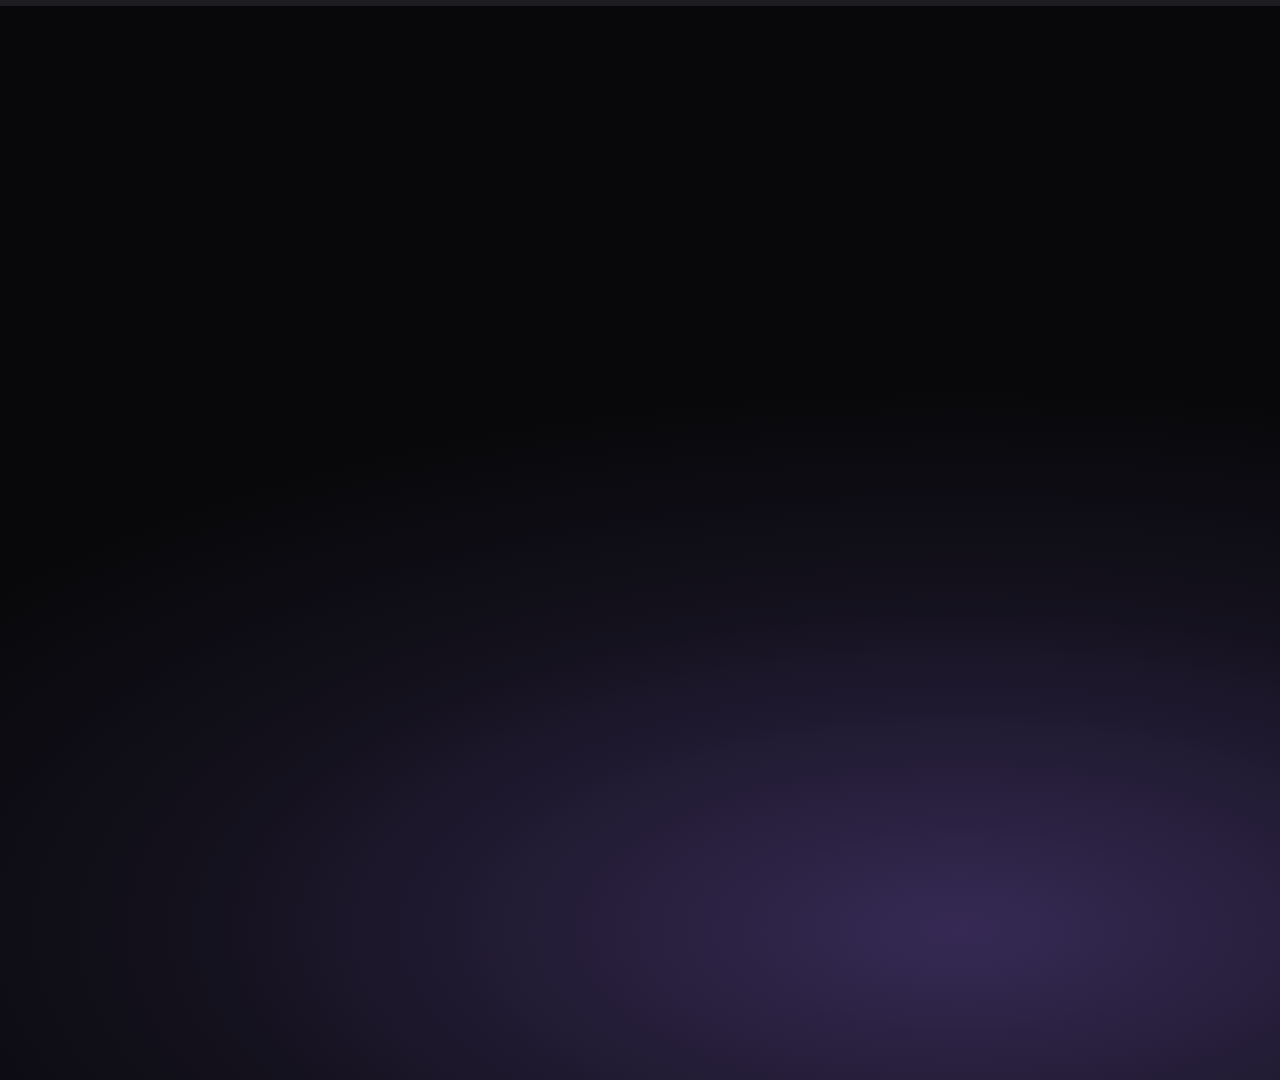
<file: explainer/stage.html>
<!doctype html>
<html lang="en"><head><meta charset="utf-8"><title>Cairn explainer stage</title>
<link rel="stylesheet" href="stage.css"></head>
<body>
<div id="stage">
  <div id="bg"></div>
  <div id="chip"></div>
  <div id="cap"></div>
  <div id="barwrap"><div id="bar"></div></div>
</div>
<script src="engine.js"></script>
<script src="scenes.js"></script>
</body></html>
</file>
<file: explainer/stage.css>
@font-face{font-family:"Inter Tight";src:url("fonts/inter-tight-latin.woff2") format("woff2");font-weight:100 900;font-style:normal}
:root{--void:#08080a;--ink:#dad7de;--pearl:#aeaac0;--fog:#8b8e9c;--v:#ab8ff1;--v2:#8e6ce4;--red:#f0707a;--card:rgba(23,23,28,.84);--line:rgba(174,170,192,.22)}
*{box-sizing:border-box}
html,body{margin:0;width:1920px;height:1080px;overflow:hidden;background:var(--void);color:var(--ink);font-family:"Inter Tight",system-ui,sans-serif}
#stage{position:relative;width:1920px;height:1080px;overflow:hidden;background:var(--void)}
#bg{position:absolute;left:-300px;top:380px;width:2520px;height:1100px;border-radius:50%;
  background:radial-gradient(ellipse at 50% 50%,rgba(142,108,228,.34),rgba(142,108,228,.08) 45%,transparent 70%)}
#barwrap{position:absolute;left:0;top:0;width:1920px;height:6px;background:rgba(174,170,192,.12)}
#bar{height:6px;width:0;background:var(--v)}
#chip{position:absolute;left:70px;top:40px;font-size:24px;font-weight:600;letter-spacing:1.6px;text-transform:uppercase;color:var(--pearl);
  padding:10px 20px;border:1px solid var(--line);border-radius:999px;background:rgba(13,13,18,.7);z-index:20}
#chip:empty{display:none}
#cap{position:absolute;left:50%;bottom:62px;transform:translateX(-50%);width:max-content;max-width:1560px;text-align:center;font-size:46px;line-height:1.22;font-weight:500;
  letter-spacing:-.5px;color:#fff;padding:14px 34px;border-radius:14px;background:rgba(8,8,10,.78);border:1px solid rgba(174,170,192,.14);z-index:30;display:none}
#cap b{color:var(--v);font-weight:600}
.scene{position:absolute;inset:0;display:none}
.abs{position:absolute}
.center{left:0;right:0;text-align:center}
.big{font-size:104px;font-weight:500;letter-spacing:-4px;line-height:1.04}
.mid{font-size:60px;font-weight:500;letter-spacing:-2px;line-height:1.1}
.sub{font-size:38px;color:var(--pearl);line-height:1.3;letter-spacing:-.3px}
.kw{color:var(--v)}
.red{color:var(--red)}
.card{background:var(--card);border:1px solid var(--line);border-radius:20px;padding:26px 32px}
.card h3{margin:0 0 8px;font-size:36px;font-weight:600;letter-spacing:-.6px}
.card p{margin:0;font-size:27px;line-height:1.32;color:var(--pearl)}
.chip{display:inline-block;font-size:24px;font-weight:600;padding:7px 16px;border-radius:999px;border:1px solid rgba(171,143,241,.55);color:var(--ink);letter-spacing:.2px}
.chip.r{border-color:rgba(240,112,122,.7);color:var(--red)}
.chip.d{border-color:var(--line);color:var(--pearl)}
.chip.f{background:var(--v);color:#0d0d12;border-color:var(--v)}
.node{position:absolute;border:1.5px solid var(--line);border-radius:18px;background:var(--card);padding:18px 20px;text-align:center}
.node b{display:block;font-size:34px;font-weight:600;letter-spacing:-.6px;margin-bottom:6px}
.node span{display:block;font-size:23px;line-height:1.25;color:var(--pearl)}
.node.k{border-color:var(--v)}
.node.n{border-color:rgba(240,112,122,.8)}
.arrow{position:absolute;font-size:48px;color:var(--v);line-height:1;text-align:center}
.mono{font-family:ui-monospace,"Cascadia Mono",Consolas,monospace}
.row{display:flex;align-items:center}
.shot{position:absolute;overflow:hidden;border-radius:16px;border:1px solid var(--line);background:#0d0d12}
.shot img{position:absolute;left:0;top:0;transform-origin:0 0}
.ring{position:absolute;border:4px solid var(--v);border-radius:12px;box-shadow:0 0 0 6px rgba(171,143,241,.18)}
.ring.r{border-color:var(--red);box-shadow:0 0 0 6px rgba(240,112,122,.18)}
.tag{display:inline-block;font-size:26px;font-weight:700;letter-spacing:1.4px;text-transform:uppercase;color:var(--v)}
.credit{font-size:20px;color:var(--fog);line-height:1.3}
.num{font-variant-numeric:tabular-nums}
</file>
